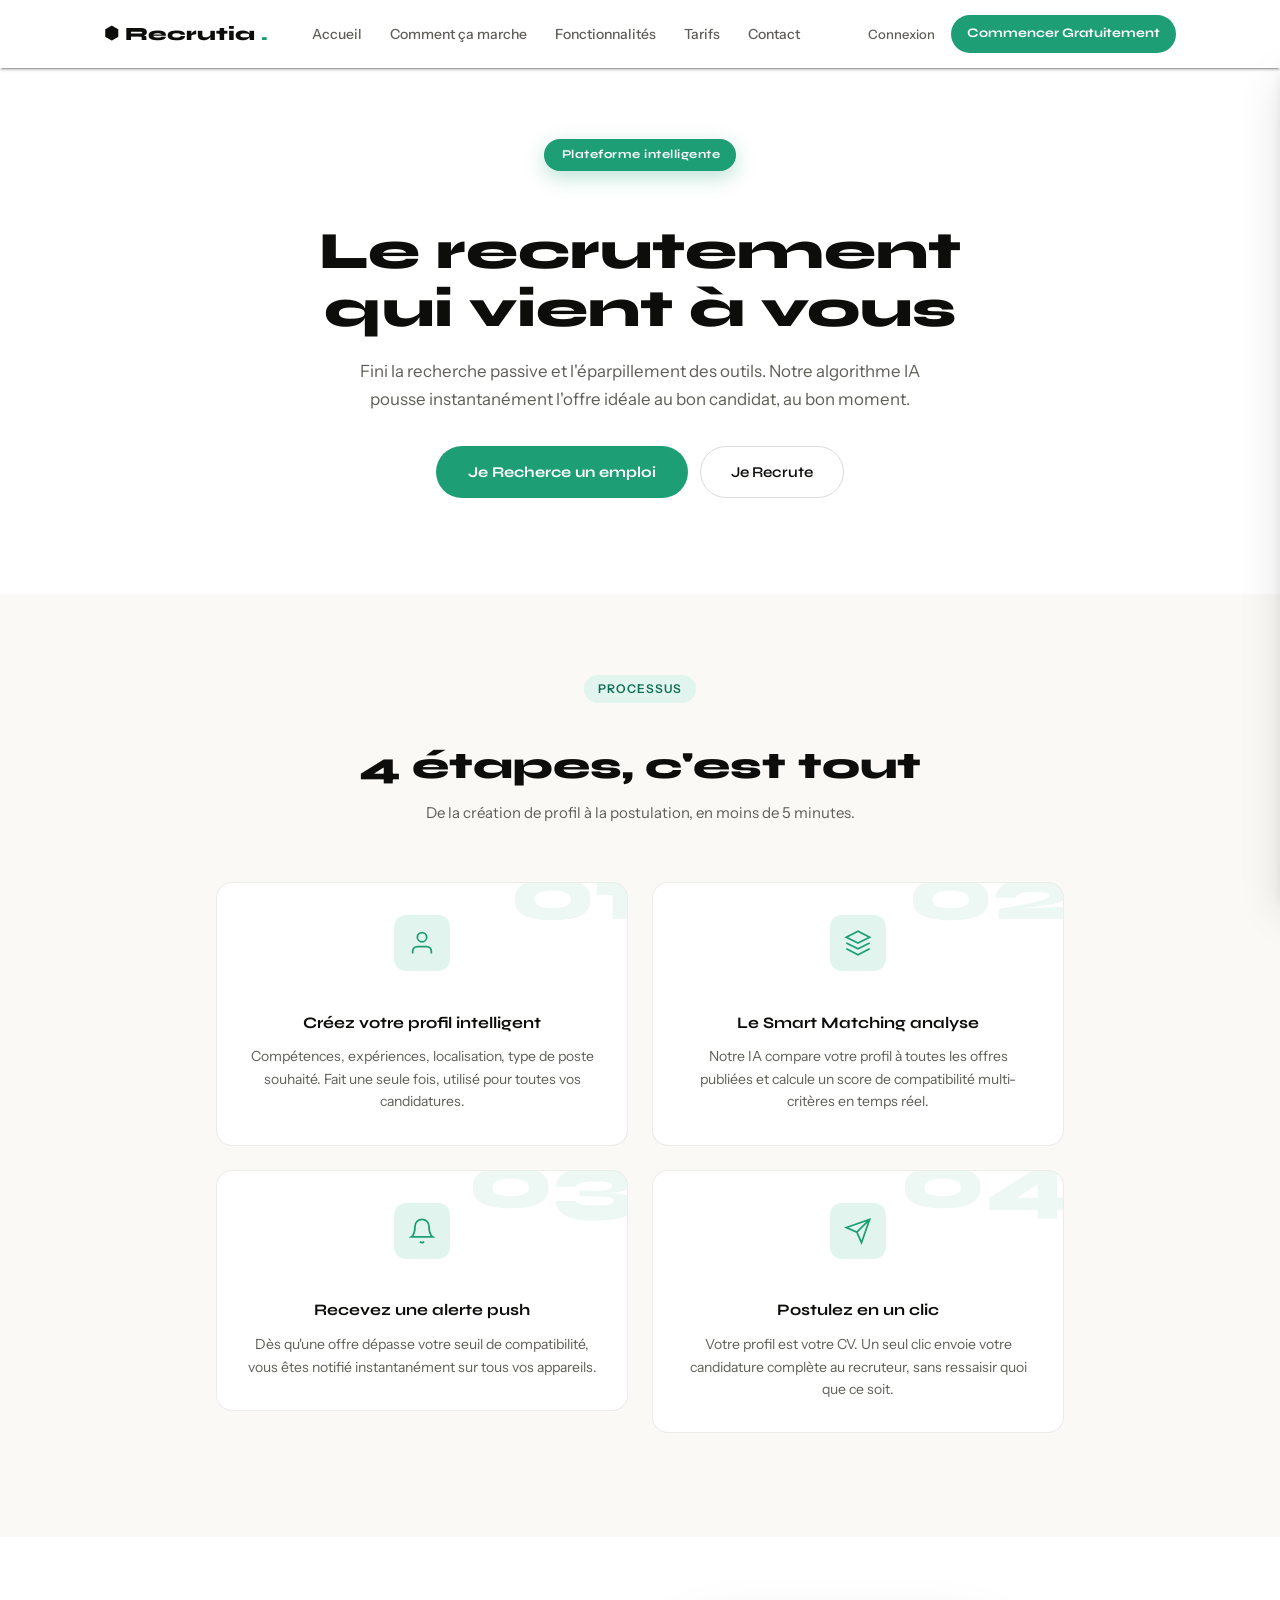
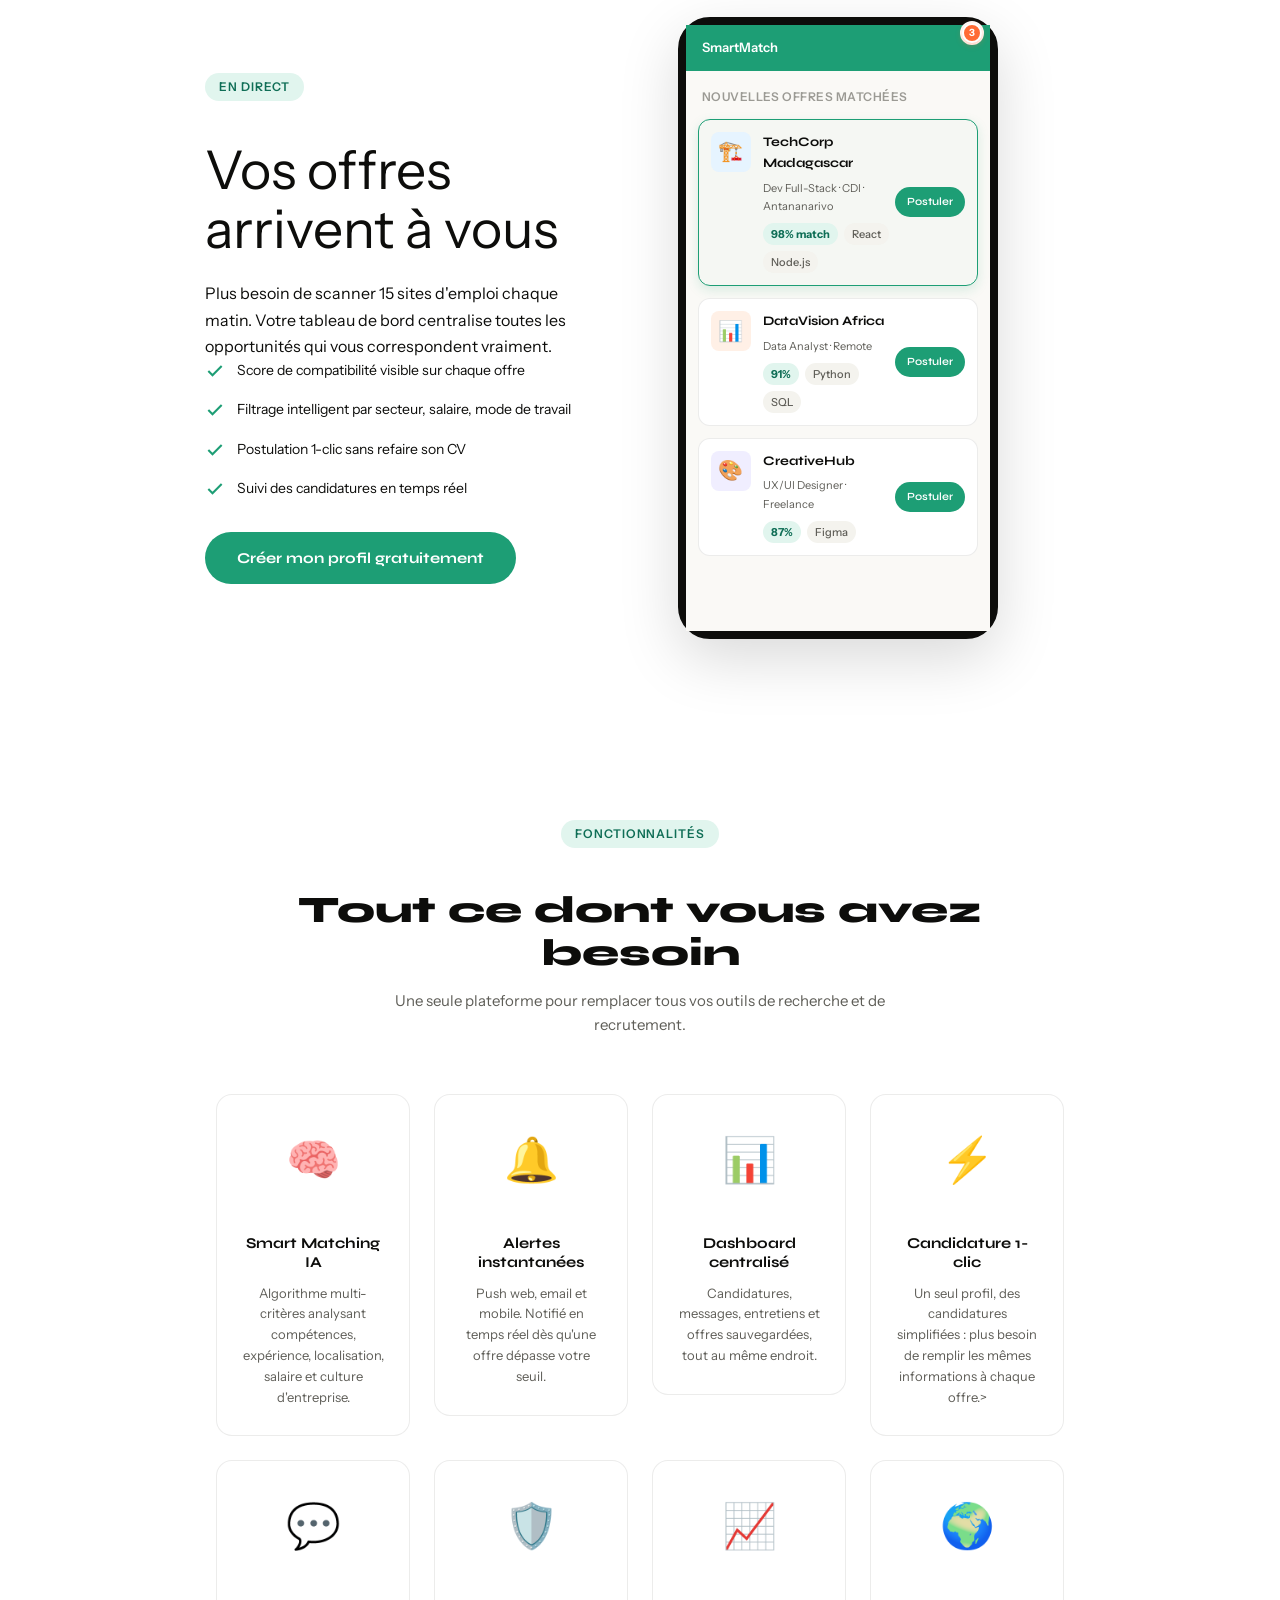
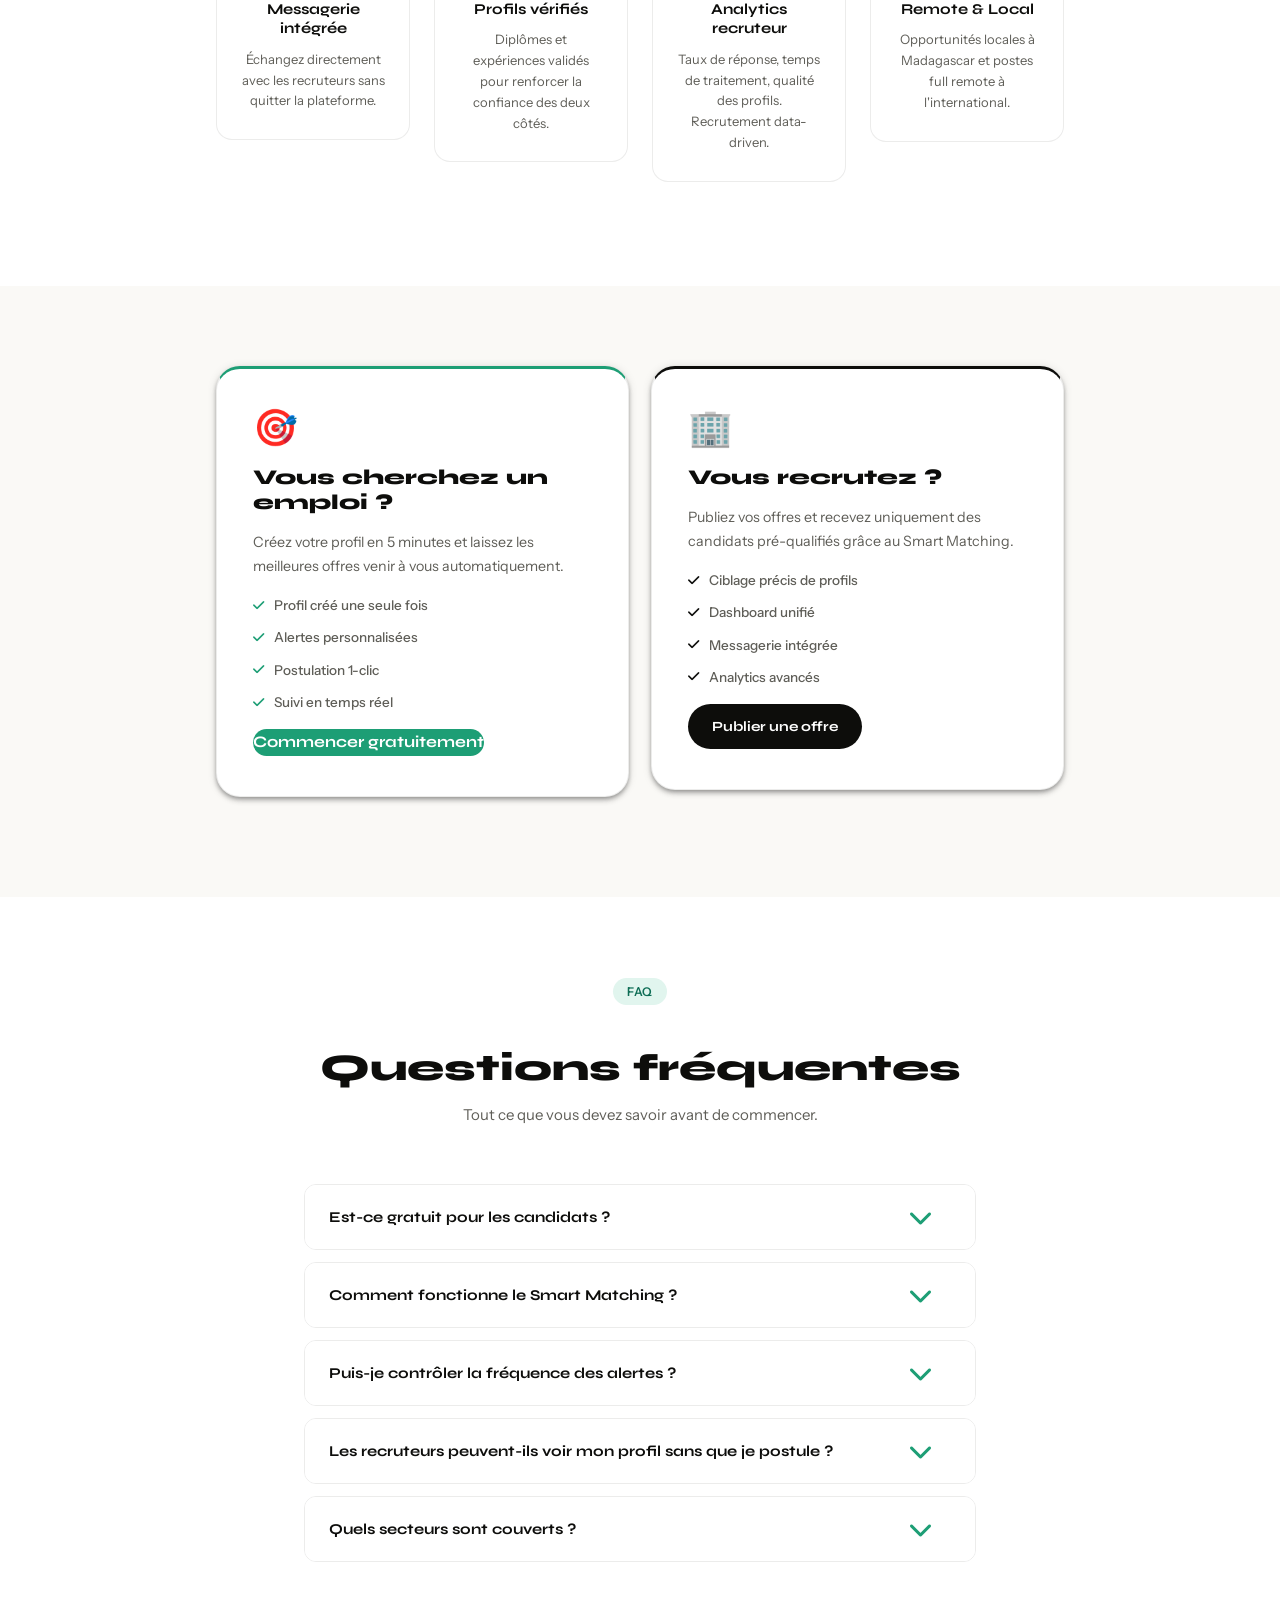
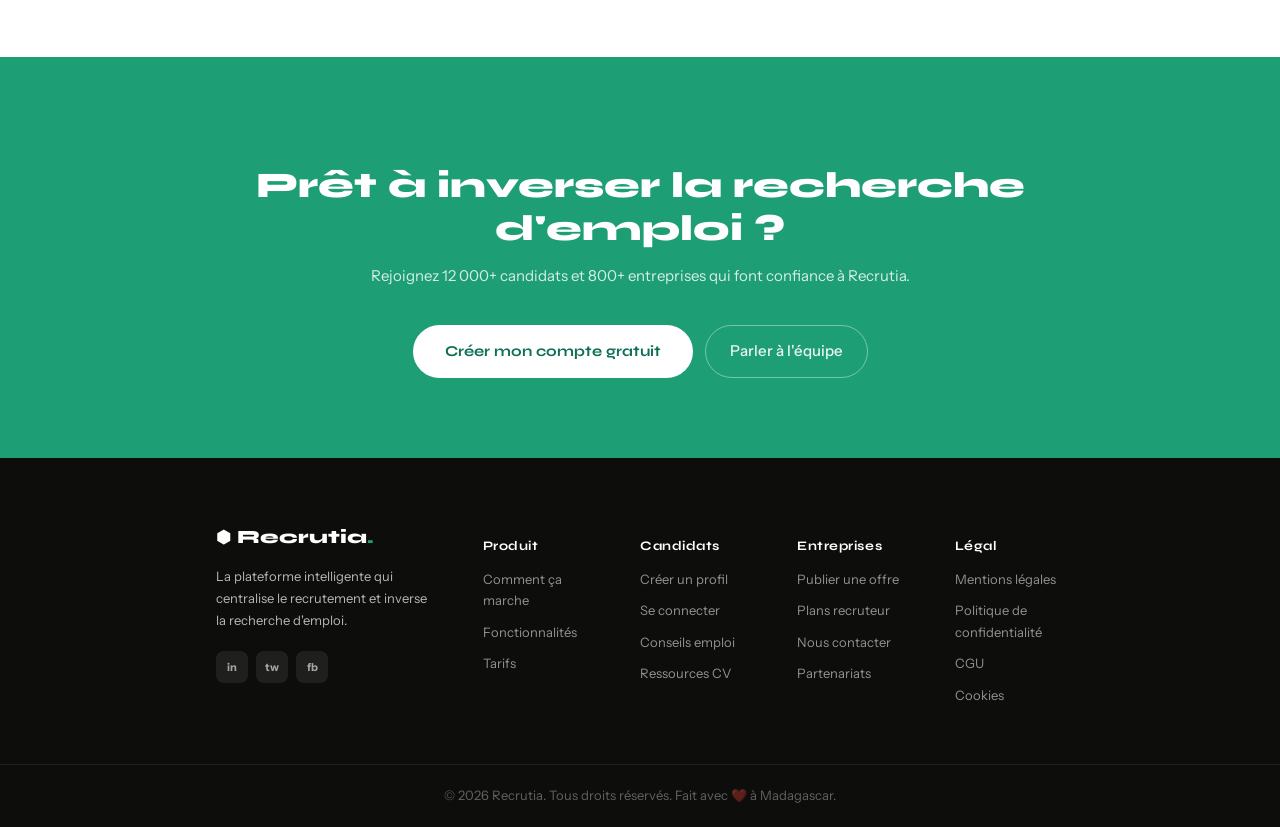
<file: frontend/pages/index.html>
<!DOCTYPE html>
<html lang="fr">

<head>
    <meta charset="UTF-8">
    <meta name="viewport" content="width=device-width, initial-scale=1.0">
    <title>Recrutia</title>

    <!-- Materialize CSS (gardé pour d'autres composants : formulaires, modals, etc.) -->
    <link rel="stylesheet" href="../materialize/css/materialize.min.css">

    <!-- FontAwesome -->
    <link rel="stylesheet" href="../fontawesome-free-6.5.1-web/css/all.min.css">

    <!-- Google Fonts (thème SmartMatch) -->
    <link rel="preconnect" href="https://fonts.googleapis.com">
    <link
        href="https://fonts.googleapis.com/css2?family=Syne:wght@700;800&family=Instrument+Sans:wght@400;500;600&display=swap"
        rel="stylesheet">

    <!-- CSS perso (thème SmartMatch) -->
    <link rel="stylesheet" href="../css/style.css">
</head>

<body>

    <!-- NAVBAR -->
    <nav class="navbar" id="navbar">
        <div class="nav-container">

            <!-- LOGO -->
            <a href="index.html" class="nav-logo">
                <span class="logo-icon">⬢</span>
                Recrutia<span class="logo-accent">.</span>
            </a>

            <!-- LIENS DESKTOP -->
            <ul class="nav-links">
                <li><a href="index.html">Accueil</a></li>
                <li><a href="#fonctionnement">Comment ça marche</a></li>
                <li><a href="#fonctionnalites">Fonctionnalités</a></li>
                <li><a href="tarif.html">Tarifs</a></li>
                <li><a href="contact.html">Contact</a></li>
            </ul>

            <!-- CTA DESKTOP -->
            <div class="nav-cta">
                <a href="login.html" class="btn-ghost">Connexion</a>
                <a href="inscription.html" class="btn-primary">Commencer Gratuitement</a>
            </div>

            <!-- HAMBURGER (MOBILE) -->
            <button class="nav-toggle" id="navToggle" aria-label="Ouvrir le menu" aria-expanded="false"
                aria-controls="navMobile">
                <span></span>
                <span></span>
                <span></span>
            </button>

        </div>

        <!-- MENU MOBILE -->
        <ul class="nav-mobile" id="navMobile">
            <li><a href="index.html">Accueil</a></li>
            <li><a href="#fonctionnement">Comment ça marche</a></li>
            <li><a href="#fonctionnalites">Fonctionnalités</a></li>
            <li><a href="tarif.html">Tarifs</a></li>
            <li><a href="contact.html">Contact</a></li>
            <li><a href="login.html" class="mobile-login">Connexion</a></li>
            <li><a href="inscription.html" class="btn-primary">Commencer Gratuitement</a></li>
        </ul>
    </nav>

    <!-- CONTENU -->
    <main class="page-wrapper">
        <section class="hero">
            <div class="container">

                <div class="hero-content">
                    <span class="badge-smart badge-solid">
                        <i class="fas fa-sparkles"></i>
                        Plateforme intelligente
                    </span>

                    <h1>Le recrutement
                        qui vient à vous</h1>

                    <p>Fini la recherche passive et l'éparpillement des outils. Notre algorithme IA pousse
                        instantanément l'offre idéale au bon candidat, au bon moment.
                    </p>

                    <div class="hero-cta">
                        <a href="inscription.html" class="btn-primary btn-lg">Je Recherce un emploi</a>
                        <a href="inscription.html" class="btn-secondary btn-lg">Je Recrute</a>
                    </div>
                </div>

            </div>
        </section>

        <!-- COMMENT ÇA MARCHE -->
        <section class="how-it-works" id="fonctionnement">
            <div class="container">
                <div class="section-header">
                    <span class="section-tag">Processus</span>
                    <h2>4 étapes, c'est tout</h2>
                    <p>De la création de profil à la postulation, en moins de 5 minutes.</p>
                </div>
                <div class="row">
                    <div class="col s12 m6 l6">
                        <div class="step-card" data-step="01">
                            <div class="step-icon-wrap">
                                <svg class="step-icon" viewBox="0 0 24 24" fill="none" stroke="currentColor"
                                    stroke-width="1.5">
                                    <path d="M20 21v-2a4 4 0 0 0-4-4H8a4 4 0 0 0-4 4v2" />
                                    <circle cx="12" cy="7" r="4" />
                                </svg>
                            </div>
                            <h3>Créez votre profil intelligent</h3>
                            <p>Compétences, expériences, localisation, type de poste souhaité. Fait une seule fois,
                                utilisé pour toutes vos candidatures.</p>
                        </div>
                    </div>
                    <div class="col s12 m6 l6">
                        <div class="step-card" data-step="02">
                            <div class="step-icon-wrap">
                                <svg class="step-icon" viewBox="0 0 24 24" fill="none" stroke="currentColor"
                                    stroke-width="1.5">
                                    <path d="M12 2L2 7l10 5 10-5-10-5zM2 17l10 5 10-5M2 12l10 5 10-5" />
                                </svg>
                            </div>
                            <h3>Le Smart Matching analyse</h3>
                            <p>Notre IA compare votre profil à toutes les offres publiées et calcule un score de
                                compatibilité multi-critères en temps réel.</p>
                        </div>
                    </div>
                    <div class="col s12 m6 l6">
                        <div class="step-card" data-step="03">
                            <div class="step-icon-wrap">
                                <svg class="step-icon" viewBox="0 0 24 24" fill="none" stroke="currentColor"
                                    stroke-width="1.5">
                                    <path d="M18 8A6 6 0 0 0 6 8c0 7-3 9-3 9h18s-3-2-3-9" />
                                    <path d="M13.73 21a2 2 0 0 1-3.46 0" />
                                </svg>
                            </div>
                            <h3>Recevez une alerte push</h3>
                            <p>Dès qu'une offre dépasse votre seuil de compatibilité, vous êtes notifié instantanément
                                sur tous vos appareils.</p>
                        </div>
                    </div>
                    <div class="col s12 m6 l6">
                        <div class="step-card" data-step="04">
                            <div class="step-icon-wrap">
                                <svg class="step-icon" viewBox="0 0 24 24" fill="none" stroke="currentColor"
                                    stroke-width="1.5">
                                    <path d="M22 2L11 13M22 2l-7 20-4-9-9-4 20-7z" />
                                </svg>
                            </div>
                            <h3>Postulez en un clic</h3>
                            <p>Votre profil est votre CV. Un seul clic envoie votre candidature complète au recruteur,
                                sans ressaisir quoi que ce soit.</p>
                        </div>
                    </div>
                </div>
            </div>
        </section>

        <!-- DEMO SECTION — Vos offres arrivent à vous -->
        <section class="demo-section">
            <div class="container">
                <div class="row">
                    <div class="col s12 m12 l6">
                        <span class="section-tag">En direct</span>
                        <h2>Vos offres arrivent à vous</h2>
                        <p>Plus besoin de scanner 15 sites d'emploi chaque matin. Votre tableau de bord centralise
                            toutes les opportunités qui vous correspondent vraiment.</p>
                        <ul class="demo-points">
                            <li>
                                <svg viewBox="0 0 24 24" fill="none" stroke="currentColor" stroke-width="2">
                                    <polyline points="20 6 9 17 4 12" />
                                </svg>
                                Score de compatibilité visible sur chaque offre
                            </li>
                            <li>
                                <svg viewBox="0 0 24 24" fill="none" stroke="currentColor" stroke-width="2">
                                    <polyline points="20 6 9 17 4 12" />
                                </svg>
                                Filtrage intelligent par secteur, salaire, mode de travail
                            </li>
                            <li>
                                <svg viewBox="0 0 24 24" fill="none" stroke="currentColor" stroke-width="2">
                                    <polyline points="20 6 9 17 4 12" />
                                </svg>
                                Postulation 1-clic sans refaire son CV
                            </li>
                            <li>
                                <svg viewBox="0 0 24 24" fill="none" stroke="currentColor" stroke-width="2">
                                    <polyline points="20 6 9 17 4 12" />
                                </svg>
                                Suivi des candidatures en temps réel
                            </li>
                        </ul>
                        <a href="inscription.html" class="btn-primary btn-lg">Créer mon profil gratuitement</a>
                    </div>
                    <div class="col s12 m12 l6">
                        <div class="demo-visual">
                            <div class="phone-mockup">
                                <div class="phone-header">
                                    <span>SmartMatch</span>
                                </div>
                                <span class="phone-notif-dot">3</span>
                                <div class="phone-body">
                                    <p class="phone-section-label">Nouvelles offres matchées</p>
                                    <div class="phone-card active-card">
                                        <div class="pc-left">
                                            <div class="pc-logo" style="background:#E6F4FF">🏗️</div>
                                            <div class="pc-info">
                                                <strong>TechCorp Madagascar</strong>
                                                <span>Dev Full-Stack · CDI · Antananarivo</span>
                                                <div class="pc-tags">
                                                    <span class="tag-match">98% match</span>
                                                    <span class="tag">React</span>
                                                    <span class="tag">Node.js</span>
                                                </div>
                                            </div>
                                        </div>
                                        <button class="pc-btn">Postuler</button>
                                    </div>
                                    <div class="phone-card">
                                        <div class="pc-left">
                                            <div class="pc-logo" style="background:#FFF0E6">📊</div>
                                            <div class="pc-info">
                                                <strong>DataVision Africa</strong>
                                                <span>Data Analyst · Remote</span>
                                                <div class="pc-tags">
                                                    <span class="tag-match">91%</span>
                                                    <span class="tag">Python</span>
                                                    <span class="tag">SQL</span>
                                                </div>
                                            </div>
                                        </div>
                                        <button class="pc-btn">Postuler</button>
                                    </div>
                                    <div class="phone-card">
                                        <div class="pc-left">
                                            <div class="pc-logo" style="background:#F0EEFF">🎨</div>
                                            <div class="pc-info">
                                                <strong>CreativeHub</strong>
                                                <span>UX/UI Designer · Freelance</span>
                                                <div class="pc-tags">
                                                    <span class="tag-match">87%</span>
                                                    <span class="tag">Figma</span>
                                                </div>
                                            </div>
                                        </div>
                                        <button class="pc-btn">Postuler</button>
                                    </div>
                                </div>
                            </div>
                        </div>
                    </div>
                </div>
            </div>
        </section>

        <!-- FONCTIONNALITÉS -->
        <section class="features" id="fonctionnalites">
            <div class="container">
                <div class="section-header">
                    <span class="section-tag">Fonctionnalités</span>
                    <h2>Tout ce dont vous avez besoin</h2>
                    <p>Une seule plateforme pour remplacer tous vos outils de recherche et de recrutement.</p>
                </div>
                <div class="row">
                    <div class="col s12 m6 l3">
                        <div class="feature-card">
                            <div class="feature-icon">🧠</div>
                            <h3>Smart Matching IA</h3>
                            <p>Algorithme multi-critères analysant compétences, expérience, localisation, salaire et
                                culture d'entreprise.</p>
                        </div>
                    </div>
                    <div class="col s12 m6 l3">
                        <div class="feature-card">
                            <div class="feature-icon">🔔</div>
                            <h3>Alertes instantanées</h3>
                            <p>Push web, email et mobile. Notifié en temps réel dès qu'une offre dépasse votre seuil.
                            </p>
                        </div>
                    </div>
                    <div class="col s12 m6 l3">
                        <div class="feature-card">
                            <div class="feature-icon">📊</div>
                            <h3>Dashboard centralisé</h3>
                            <p>Candidatures, messages, entretiens et offres sauvegardées, tout au même endroit.</p>
                        </div>
                    </div>
                    <div class="col s12 m6 l3">
                        <div class="feature-card">
                            <div class="feature-icon">⚡</div>
                            <h3>Candidature 1-clic</h3>
                            <p>Un seul profil, des candidatures simplifiées : plus besoin de remplir les mêmes
                                informations à chaque offre.>
                        </div>
                    </div>
                    <div class="col s12 m6 l3">
                        <div class="feature-card">
                            <div class="feature-icon">💬</div>
                            <h3>Messagerie intégrée</h3>
                            <p>Échangez directement avec les recruteurs sans quitter la plateforme.</p>
                        </div>
                    </div>
                    <div class="col s12 m6 l3">
                        <div class="feature-card">
                            <div class="feature-icon">🛡️</div>
                            <h3>Profils vérifiés</h3>
                            <p>Diplômes et expériences validés pour renforcer la confiance des deux côtés.</p>
                        </div>
                    </div>
                    <div class="col s12 m6 l3">
                        <div class="feature-card">
                            <div class="feature-icon">📈</div>
                            <h3>Analytics recruteur</h3>
                            <p>Taux de réponse, temps de traitement, qualité des profils. Recrutement data-driven.</p>
                        </div>
                    </div>
                    <div class="col s12 m6 l3">
                        <div class="feature-card">
                            <div class="feature-icon">🌍</div>
                            <h3>Remote & Local</h3>
                            <p>Opportunités locales à Madagascar et postes full remote à l'international.</p>
                        </div>
                    </div>
                </div>
            </div>
        </section>
        <!-- DUAL CTA -->
        <section class="dual-cta">
            <div class="container">
                <div class="row dual-cta-row">
                    <!-- Carte Candidat -->
                    <div class="col s12 m6">
                        <div class="cta-card cta-candidate z-depth-2">
                            <span class="cta-emoji">🎯</span>
                            <h3>Vous cherchez un emploi ?</h3>
                            <p>Créez votre profil en 5 minutes et laissez les meilleures offres venir à vous
                                automatiquement.</p>
                            <ul class="cta-list">
                                <li><i class="fas fa-check"></i> Profil créé une seule fois</li>
                                <li><i class="fas fa-check"></i> Alertes personnalisées</li>
                                <li><i class="fas fa-check"></i> Postulation 1-clic</li>
                                <li><i class="fas fa-check"></i> Suivi en temps réel</li>
                            </ul>
                            <a href="inscription.html" class="btn-primary">Commencer gratuitement</a>
                        </div>
                    </div>
                    <!-- Carte Recruteur -->
                    <div class="col s12 m6">
                        <div class="cta-card cta-recruiter z-depth-2">
                            <span class="cta-emoji">🏢</span>
                            <h3>Vous recrutez ?</h3>
                            <p>Publiez vos offres et recevez uniquement des candidats pré-qualifiés grâce au Smart
                                Matching.</p>
                            <ul class="cta-list">
                                <li><i class="fas fa-check"></i> Ciblage précis de profils</li>
                                <li><i class="fas fa-check"></i> Dashboard unifié</li>
                                <li><i class="fas fa-check"></i> Messagerie intégrée</li>
                                <li><i class="fas fa-check"></i> Analytics avancés</li>
                            </ul>
                            <a href="inscription.html?type=recruteur" class="btn-dark">Publier une offre</a>
                        </div>
                    </div>
                </div>
            </div>
        </section>
        <!-- FAQ -->
        <section class="faq">
            <div class="container faq-container">
                <div class="section-header">
                    <span class="section-tag">FAQ</span>
                    <h2>Questions fréquentes</h2>
                    <p>Tout ce que vous devez savoir avant de commencer.</p>
                </div>
                <ul class="collapsible faq-list" data-collapsible="accordion">
                    <li>
                        <div class="collapsible-header faq-q">
                            <span>Est-ce gratuit pour les candidats ?</span>
                            <i class="fas fa-chevron-down faq-arrow"></i>
                        </div>
                        <div class="collapsible-body faq-a">
                            <p>Oui, Recrutia est entièrement gratuit pour les candidats. Créez votre profil, recevez des
                                alertes et postulez sans jamais payer quoi que ce soit.</p>
                        </div>
                    </li>
                    <li>
                        <div class="collapsible-header faq-q">
                            <span>Comment fonctionne le Smart Matching ?</span>
                            <i class="fas fa-chevron-down faq-arrow"></i>
                        </div>
                        <div class="collapsible-body faq-a">
                            <p>Notre algorithme analyse votre profil (compétences, expérience, localisation, salaire
                                attendu, disponibilité) et le compare à chaque offre publiée. Un score de 0 à 100% est
                                calculé. Vous êtes notifié uniquement pour les offres au-dessus de votre seuil
                                configuré.</p>
                        </div>
                    </li>
                    <li>
                        <div class="collapsible-header faq-q">
                            <span>Puis-je contrôler la fréquence des alertes ?</span>
                            <i class="fas fa-chevron-down faq-arrow"></i>
                        </div>
                        <div class="collapsible-body faq-a">
                            <p>Absolument. Dans vos préférences, vous définissez votre seuil de matching minimum (ex :
                                n'alerter que pour les offres à +85%), la fréquence (temps réel, quotidien,
                                hebdomadaire) et les canaux (push, email, SMS).</p>
                        </div>
                    </li>
                    <li>
                        <div class="collapsible-header faq-q">
                            <span>Les recruteurs peuvent-ils voir mon profil sans que je postule ?</span>
                            <i class="fas fa-chevron-down faq-arrow"></i>
                        </div>
                        <div class="collapsible-body faq-a">
                            <p>Vous contrôlez la visibilité de votre profil. Vous pouvez le rendre invisible, visible
                                uniquement aux entreprises que vous choisissez, ou ouvert à tous les recruteurs de la
                                plateforme.</p>
                        </div>
                    </li>
                    <li>
                        <div class="collapsible-header faq-q">
                            <span>Quels secteurs sont couverts ?</span>
                            <i class="fas fa-chevron-down faq-arrow"></i>
                        </div>
                        <div class="collapsible-body faq-a">
                            <p>Tech, finance, marketing, design, santé, éducation, BTP, logistique... Tous les secteurs
                                sont représentés. Recrutia couvre Madagascar et les postes remote internationaux.</p>
                        </div>
                    </li>
                </ul>
            </div>
        </section>

        <!-- FOOTER CTA -->
        <section class="footer-cta">
            <div class="container">
                <h2>Prêt à inverser la recherche d'emploi ?</h2>
                <p>Rejoignez 12 000+ candidats et 800+ entreprises qui font confiance à Recrutia.</p>
                <div class="footer-cta-btns">
                    <a href="inscription.html" class="btn-primary btn-lg">Créer mon compte gratuit</a>
                    <a href="contact.html" class="btn-ghost btn-lg">Parler à l'équipe</a>
                </div>
            </div>
        </section>

        <!-- FOOTER -->
        <footer class="footer">
            <div class="container footer-grid">
                <div class="footer-brand">
                    <a href="index.html" class="nav-logo">
                        <span class="logo-icon">⬢</span>
                        Recrutia<span class="logo-accent">.</span>
                    </a>
                    <p>La plateforme intelligente qui centralise le recrutement et inverse la recherche d'emploi.</p>
                    <div class="social-links">
                        <a href="#" aria-label="LinkedIn">in</a>
                        <a href="#" aria-label="Twitter">tw</a>
                        <a href="#" aria-label="Facebook">fb</a>
                    </div>
                </div>
                <div class="footer-col">
                    <h4>Produit</h4>
                    <a href="#fonctionnement">Comment ça marche</a>
                    <a href="#fonctionnalites">Fonctionnalités</a>
                    <a href="pages/tarif.html">Tarifs</a>
                </div>
                <div class="footer-col">
                    <h4>Candidats</h4>
                    <a href="inscription.html">Créer un profil</a>
                    <a href="login.html">Se connecter</a>
                    <a href="#">Conseils emploi</a>
                    <a href="#">Ressources CV</a>
                </div>
                <div class="footer-col">
                    <h4>Entreprises</h4>
                    <a href="inscription.html?type=recruteur">Publier une offre</a>
                    <a href="tarif.html">Plans recruteur</a>
                    <a href="contact.html">Nous contacter</a>
                    <a href="#">Partenariats</a>
                </div>
                <div class="footer-col">
                    <h4>Légal</h4>
                    <a href="#">Mentions légales</a>
                    <a href="#">Politique de confidentialité</a>
                    <a href="#">CGU</a>
                    <a href="#">Cookies</a>
                </div>
            </div>
            <div class="footer-bottom">
                <p>© 2026 Recrutia. Tous droits réservés. Fait avec ❤️ à Madagascar.</p>
            </div>
        </footer>
    </main>
    <script src="https://code.jquery.com/jquery-3.7.1.min.js"></script>
    <script src="../materialize/js/materialize.min.js"></script>
    <script src="../js/index.js"></script>
</body>

</html>
</file>
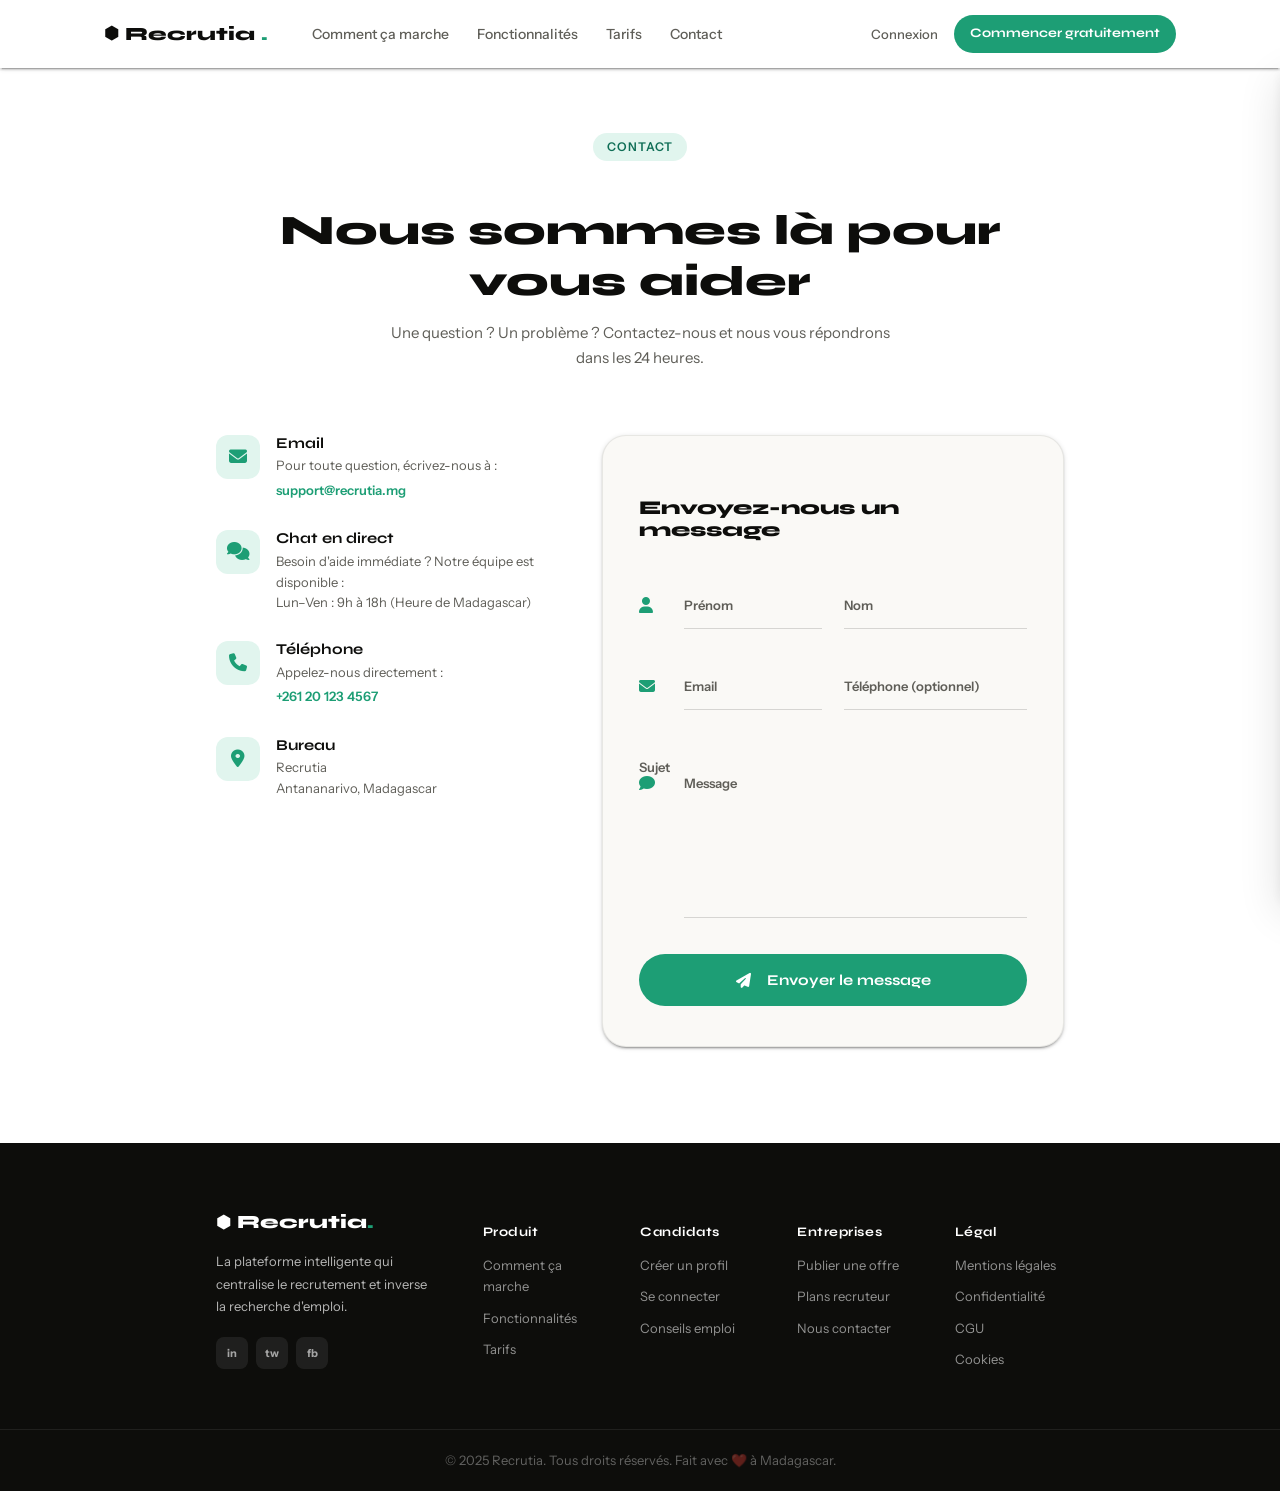
<file: frontend/pages/contact.html>
<!DOCTYPE html>
<html lang="fr">

<head>
    <meta charset="UTF-8">
    <meta name="viewport" content="width=device-width, initial-scale=1.0">
    <title>Contact — Recrutia</title>

    <!-- Materialize CSS -->
    <link rel="stylesheet" href="../materialize/css/materialize.min.css">

    <!-- FontAwesome -->
    <link rel="stylesheet" href="../fontawesome-free-6.5.1-web/css/all.min.css">

    <!-- Google Fonts -->
    <link rel="preconnect" href="https://fonts.googleapis.com">
    <link
        href="https://fonts.googleapis.com/css2?family=Syne:wght@700;800&family=Instrument+Sans:wght@400;500;600&display=swap"
        rel="stylesheet">

    <!-- CSS global Recrutia -->
    <link rel="stylesheet" href="../css/style.css">

    <!-- CSS page Contact -->
    <link rel="stylesheet" href="../css/contact.css">
</head>

<body>

    <!-- NAVBAR -->
    <nav class="navbar" id="navbar">
        <div class="nav-container">

            <a href="index.html" class="nav-logo">
                <span class="logo-icon">⬢</span>
                Recrutia<span class="logo-accent">.</span>
            </a>

            <ul class="nav-links">
                <li><a href="index.html#fonctionnement">Comment ça marche</a></li>
                <li><a href="index.html#fonctionnalites">Fonctionnalités</a></li>
                <li><a href="tarif.html">Tarifs</a></li>
                <li><a href="contact.html" class="active">Contact</a></li>
            </ul>

            <div class="nav-cta">
                <a href="login.html" class="btn-ghost">Connexion</a>
                <a href="inscription.html" class="btn-primary">Commencer gratuitement</a>
            </div>

            <button class="nav-toggle" id="navToggle" aria-label="Ouvrir le menu" aria-expanded="false"
                aria-controls="navMobile">
                <span></span><span></span><span></span>
            </button>
        </div>

        <ul class="nav-mobile" id="navMobile">
            <li><a href="index.html">Accueil</a></li>
            <li><a href="index.html#fonctionnement">Comment ça marche</a></li>
            <li><a href="index.html#fonctionnalites">Fonctionnalités</a></li>
            <li><a href="tarif.html">Tarifs</a></li>
            <li><a href="contact.html">Contact</a></li>
            <li><a href="login.html" class="mobile-login">Connexion</a></li>
            <li><a href="inscription.html" class="btn-primary">Commencer gratuitement</a></li>
        </ul>
    </nav>

    <!-- CONTACT SECTION -->
    <section class="contact-section">
        <div class="container">

            <!-- Header -->
            <div class="contact-header">
                <span class="section-tag">Contact</span>
                <h1>Nous sommes là pour vous aider</h1>
                <p>Une question ? Un problème ? Contactez-nous et nous vous répondrons dans les 24 heures.</p>
            </div>

            <!-- Grille info + formulaire -->
            <div class="contact-grid">

                <!-- Colonne info -->
                <div class="contact-info">

                    <div class="contact-item">
                        <div class="contact-icon">
                            <i class="fas fa-envelope" style="color: var(--brand);"></i>
                        </div>
                        <div class="contact-item-body">
                            <h4>Email</h4>
                            <p>Pour toute question, écrivez-nous à :</p>
                            <a href="mailto:support@recrutia.mg">support@recrutia.mg</a>
                        </div>
                    </div>

                    <div class="contact-item">
                        <div class="contact-icon">
                            <i class="fas fa-comments" style="color: var(--brand);"></i>
                        </div>
                        <div class="contact-item-body">
                            <h4>Chat en direct</h4>
                            <p>Besoin d'aide immédiate ? Notre équipe est disponible :</p>
                            <p>Lun–Ven : 9h à 18h (Heure de Madagascar)</p>
                        </div>
                    </div>

                    <div class="contact-item">
                        <div class="contact-icon">
                            <i class="fas fa-phone" style="color: var(--brand);"></i>
                        </div>
                        <div class="contact-item-body">
                            <h4>Téléphone</h4>
                            <p>Appelez-nous directement :</p>
                            <a href="tel:+261201234567">+261 20 123 4567</a>
                        </div>
                    </div>

                    <div class="contact-item">
                        <div class="contact-icon">
                            <i class="fas fa-map-marker-alt" style="color: var(--brand);"></i>
                        </div>
                        <div class="contact-item-body">
                            <h4>Bureau</h4>
                            <p>Recrutia<br>Antananarivo, Madagascar</p>
                        </div>
                    </div>

                </div>

                <!-- Colonne formulaire -->
                <div class="contact-form-card z-depth-1">
                    <h3>Envoyez-nous un message</h3>

                    <form id="contactForm">
                        <!-- Prénom + Nom -->
                        <div class="row" style="margin-bottom: 0;">
                            <div class="input-field col s12 m6">
                                <i class="fas fa-user prefix" style="font-size:16px; margin-top:14px;"></i>
                                <input id="firstName" type="text" name="firstName" required>
                                <label for="firstName" class="active">Prénom</label>
                            </div>
                            <div class="input-field col s12 m6">
                                <input id="lastName" type="text" name="lastName" required>
                                <label for="lastName">Nom</label>
                            </div>
                        </div>

                        <!-- Email + Téléphone -->
                        <div class="row" style="margin-bottom: 0;">
                            <div class="input-field col s12 m6">
                                <i class="fas fa-envelope prefix" style="font-size:16px; margin-top:14px;"></i>
                                <input id="email" type="email" name="email" required>
                                <label for="email" class="active">Email</label>
                            </div>
                            <div class="input-field col s12 m6">
                                <input id="phone" type="tel" name="phone">
                                <label for="phone">Téléphone (optionnel)</label>
                            </div>
                        </div>

                        <!-- Sujet -->
                        <div class="row" style="margin-bottom: 0;">
                            <div class="input-field col s12">
                                <select id="subject" name="subject" required>
                                    <option value="" disabled selected>Sélectionnez un sujet</option>
                                    <option value="support">Support technique</option>
                                    <option value="billing">Facturation</option>
                                    <option value="feature">Demande de fonctionnalité</option>
                                    <option value="partnership">Partenariat</option>
                                    <option value="other">Autre</option>
                                </select>
                                <label for="subject">Sujet</label>
                            </div>
                        </div>

                        <!-- Message -->
                        <div class="row" style="margin-bottom: 0;">
                            <div class="input-field col s12">
                                <i class="fas fa-comment prefix" style="font-size:16px; margin-top:14px;"></i>
                                <textarea id="message" name="message" class="materialize-textarea" required></textarea>
                                <label for="message" class="active">Message</label>
                            </div>
                        </div>

                        <a class="btn-primary btn-submit" id="submitBtn" onclick="handleContactSubmit(event)">
                            <i class="fas fa-paper-plane" style="margin-right: 8px;"></i>
                            Envoyer le message
                        </a>

                        <div class="contact-success" id="successMessage">
                            <i class="fas fa-check-circle" style="margin-right: 8px;"></i>
                            Merci ! Nous avons reçu votre message et vous répondrons bientôt.
                        </div>
                    </form>
                </div>

            </div>
        </div>
    </section>

    <!-- FOOTER -->
    <footer class="footer">
        <div class="container footer-grid">
            <div class="footer-brand">
                <a href="index.html" class="nav-logo">
                    <span class="logo-icon">⬢</span>
                    Recrutia<span class="logo-accent">.</span>
                </a>
                <p>La plateforme intelligente qui centralise le recrutement et inverse la recherche d'emploi.</p>
                <div class="social-links">
                    <a href="#" aria-label="LinkedIn">in</a>
                    <a href="#" aria-label="Twitter">tw</a>
                    <a href="#" aria-label="Facebook">fb</a>
                </div>
            </div>
            <div class="footer-col">
                <h4>Produit</h4>
                <a href="index.html#fonctionnement">Comment ça marche</a>
                <a href="index.html#fonctionnalites">Fonctionnalités</a>
                <a href="tarif.html">Tarifs</a>
            </div>
            <div class="footer-col">
                <h4>Candidats</h4>
                <a href="inscription.html">Créer un profil</a>
                <a href="login.html">Se connecter</a>
                <a href="#">Conseils emploi</a>
            </div>
            <div class="footer-col">
                <h4>Entreprises</h4>
                <a href="inscription.html?type=recruteur">Publier une offre</a>
                <a href="tarif.html">Plans recruteur</a>
                <a href="contact.html">Nous contacter</a>
            </div>
            <div class="footer-col">
                <h4>Légal</h4>
                <a href="#">Mentions légales</a>
                <a href="#">Confidentialité</a>
                <a href="#">CGU</a>
                <a href="#">Cookies</a>
            </div>
        </div>
        <div class="footer-bottom">
            <p>© 2025 Recrutia. Tous droits réservés. Fait avec ❤️ à Madagascar.</p>
        </div>
    </footer>

    <!-- Scripts -->
    <script src="https://code.jquery.com/jquery-3.7.1.min.js"></script>
    <script src="../materialize/js/materialize.min.js"></script>
    <script src="../js/contact.js"></script>

</body>

</html>
</file>
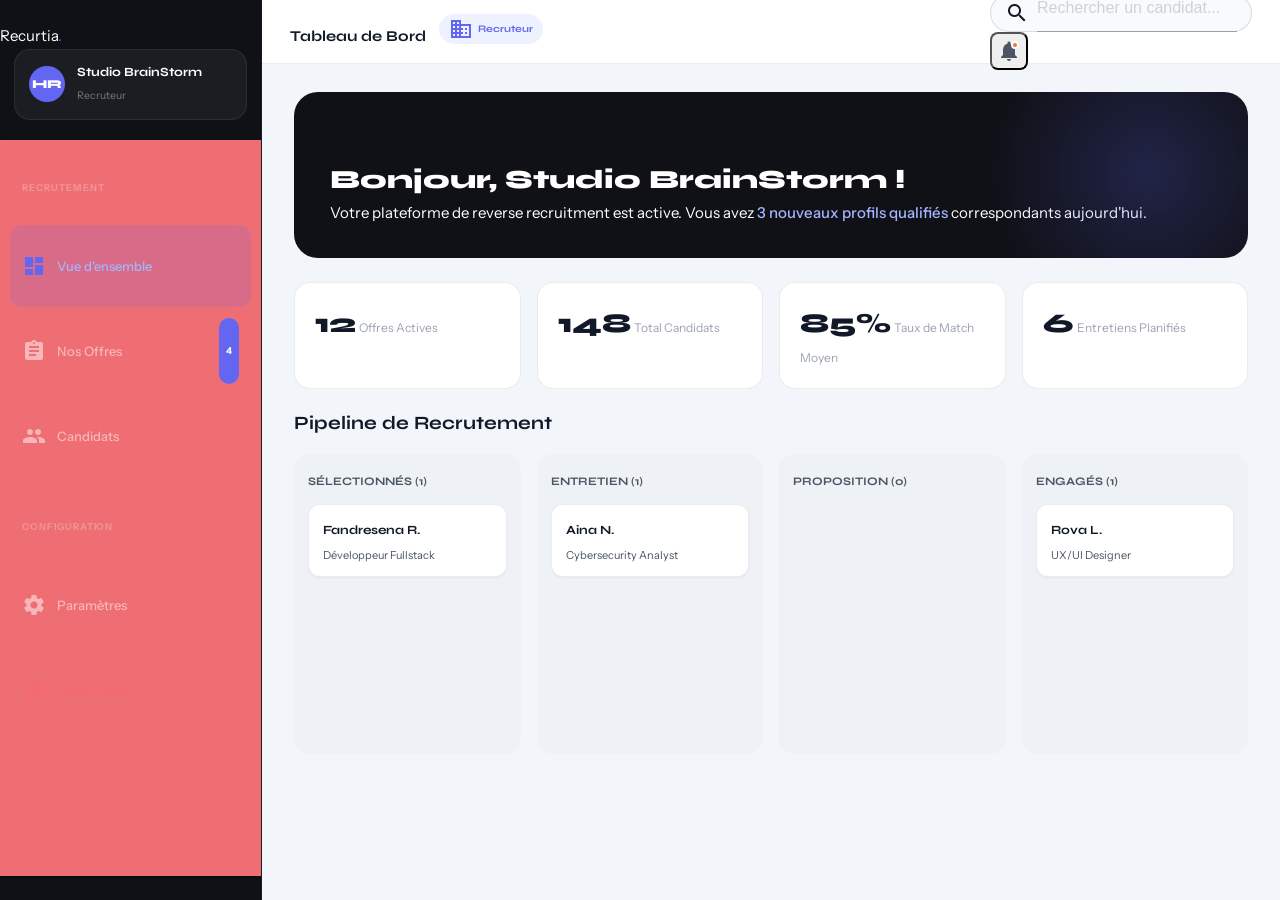
<file: frontend/pages/dashboard-recruteur.html>
<!DOCTYPE html>
<html lang="fr">

<head>
    <meta charset="UTF-8">
    <meta name="viewport" content="width=device-width, initial-scale=1.0">
    <title>Espace Recruteur — Recurtia</title>
    <link rel="preconnect" href="https://fonts.googleapis.com">
    <link
        href="https://fonts.googleapis.com/css2?family=Syne:wght@400;600;700;800&family=Instrument+Sans:wght@300;400;500&display=swap"
        rel="stylesheet">
    <link href="https://fonts.googleapis.com/icon?family=Material+Icons" rel="stylesheet">
    <link rel="stylesheet" href="https://cdnjs.cloudflare.com/ajax/libs/materialize/1.0.0/css/materialize.min.css">
    <style>
        /* ══════════════════════════════════════════
           RECURTIA — Dashboard Recruteur Propre
           ══════════════════════════════════════════ */

        :root {
            --recruiter: #6366F1;
            --recruiter-l: #EEF2FF;
            --dark: #0F1117;
            --dark-2: #1C1E27;
            --bg: #F2F5F9;
            --surface: #FFFFFF;
            --surface2: #F8FAFC;
            --light: #EEF2F7;
            --accent: #FF6B35;

            --text-primary: #111827;
            --text-secondary: #4B5563;
            --text-muted: #9CA3AF;

            --border: rgba(17, 24, 39, .08);
            --border-strong: rgba(17, 24, 39, .14);

            --shadow-xs: 0 1px 2px rgba(0, 0, 0, .05);
            --shadow-sm: 0 1px 3px rgba(0, 0, 0, .06), 0 1px 2px rgba(0, 0, 0, .04);
            --shadow-md: 0 4px 16px rgba(0, 0, 0, .08), 0 2px 6px rgba(0, 0, 0, .05);
            --shadow-lg: 0 12px 40px rgba(0, 0, 0, .10), 0 4px 12px rgba(0, 0, 0, .06);

            --radius-sm: 8px;
            --radius-md: 12px;
            --radius-lg: 16px;
            --radius-xl: 24px;
            --radius-full: 9999px;

            --font-display: 'Syne', sans-serif;
            --font-body: 'Instrument Sans', sans-serif;
            --transition: .22s cubic-bezier(.4, 0, .2, 1);
            --sidebar-w: 262px;
            --topbar-h: 64px;
        }

        /* ── RESET ── */
        *,
        *::before,
        *::after {
            box-sizing: border-box;
            margin: 0;
            padding: 0;
        }

        body {
            font-family: var(--font-body);
            font-size: 15px;
            line-height: 1.65;
            color: var(--text-primary);
            background: var(--bg);
            -webkit-font-smoothing: antialiased;
            overflow-x: hidden;
            padding-top: 0;
            /* Correction de la superposition */
        }

        a {
            text-decoration: none;
        }

        ul {
            list-style: none;
        }

        /* ── SIDEBAR ── */
        .db-sidebar {
            position: fixed;
            top: 0 !important;
            left: 0;
            bottom: 0;
            width: var(--sidebar-w);
            background: var(--dark);
            display: flex;
            flex-direction: column;
            z-index: 1000;
            border-right: 1px solid rgba(255, 255, 255, .04);
            height: 100vh;
        }

        .db-sidebar-inner {
            display: flex;
            flex-direction: column;
            height: 100%;
            overflow-y: auto;
            padding: 24px 0;
        }

        .db-logo {
            padding: 0 24px;
            margin-bottom: 20px;
            font-family: var(--font-display);
            font-size: 1.25rem;
            font-weight: 800;
            color: var(--surface);
            display: flex;
            align-items: center;
            gap: 8px;
        }

        .db-logo-dot {
            color: var(--recruiter);
        }

        .db-logo-badge {
            font-size: 9px;
            font-weight: 700;
            padding: 2px 7px;
            border-radius: var(--radius-full);
            border: 1px solid rgba(99, 102, 241, .4);
            color: #A5B4FC;
            letter-spacing: .06em;
        }

        .db-user-card {
            display: flex;
            align-items: center;
            gap: 12px;
            margin: 0 14px 20px;
            padding: 12px 14px;
            background: rgba(255, 255, 255, .05);
            border: 1px solid rgba(255, 255, 255, .08);
            border-radius: var(--radius-lg);
        }

        .db-user-avatar {
            width: 36px;
            height: 36px;
            border-radius: 50%;
            background: var(--recruiter);
            color: var(--surface);
            font-family: var(--font-display);
            font-size: 12px;
            font-weight: 800;
            display: flex;
            align-items: center;
            justify-content: center;
        }

        .db-user-name {
            display: block;
            font-family: var(--font-display);
            font-size: 12.5px;
            font-weight: 700;
            color: var(--surface);
        }

        .db-user-role {
            font-size: 10.5px;
            color: rgba(255, 255, 255, .4);
        }

        .db-nav {
            flex: 1;
            padding: 0 10px;
        }

        .db-nav-section-label {
            display: block;
            font-size: 9.5px;
            font-weight: 700;
            letter-spacing: .1em;
            text-transform: uppercase;
            color: rgba(255, 255, 255, .25);
            padding: 16px 12px 5px;
        }

        .db-nav-link {
            display: flex;
            align-items: center;
            gap: 11px;
            padding: 9px 12px;
            border-radius: var(--radius-md);
            font-size: 13px;
            font-weight: 500;
            color: rgba(255, 255, 255, .5);
            transition: all var(--transition);
            margin-bottom: 2px;
        }

        .db-nav-link:hover {
            background: rgba(255, 255, 255, .07);
            color: var(--surface);
        }

        .db-nav-link.active {
            background: rgba(99, 102, 241, .16);
            color: #A5B4FC;
        }

        .db-nav-link.active .material-icons {
            color: var(--recruiter);
        }

        .db-nav-link--logout {
            color: rgba(255, 100, 100, .5);
        }

        .db-nav-link--logout:hover {
            background: rgba(255, 100, 100, .08);
            color: rgba(255, 100, 100, .8);
        }

        .db-nav-badge {
            margin-left: auto;
            background: var(--recruiter);
            color: var(--surface);
            font-size: 9.5px;
            font-weight: 700;
            padding: 1px 7px;
            border-radius: var(--radius-full);
        }

        /* ── MAIN AREA ── */
        .db-main {
            margin-left: var(--sidebar-w);
            min-height: 100vh;
            display: flex;
            flex-direction: column;
        }

        .db-topbar {
            position: sticky;
            top: 0;
            z-index: 900;
            height: var(--topbar-h);
            background: rgba(255, 255, 255, .96);
            backdrop-filter: blur(20px);
            border-bottom: 1px solid var(--border);
            display: flex;
            align-items: center;
            justify-content: space-between;
            padding: 0 28px;
        }

        .db-breadcrumb {
            font-family: var(--font-display);
            font-size: 15px;
            font-weight: 700;
            color: var(--text-primary);
        }

        .db-mode-indicator {
            display: inline-flex;
            align-items: center;
            gap: 5px;
            padding: 3px 10px;
            border-radius: var(--radius-full);
            font-family: var(--font-display);
            font-size: 10px;
            font-weight: 700;
            background: var(--recruiter-l);
            color: var(--recruiter);
            margin-left: 10px;
        }

        .db-search-bar {
            display: flex;
            align-items: center;
            gap: 8px;
            background: var(--surface2);
            border: 1.5px solid var(--border-strong);
            border-radius: var(--radius-full);
            padding: 0 14px;
            height: 38px;
        }

        .db-search-bar input {
            border: none;
            background: transparent;
            outline: none;
            font-size: 13px;
        }

        .db-icon-btn {
            width: 38px;
            height: 38px;
            display: flex;
            align-items: center;
            justify-content: center;
            border-radius: var(--radius-sm);
            color: var(--text-secondary);
            position: relative;
        }

        .db-notif-dot {
            position: absolute;
            top: 7px;
            right: 7px;
            width: 8px;
            height: 8px;
            border-radius: 50%;
            background: var(--accent);
            border: 2px solid var(--surface);
        }

        .db-content {
            flex: 1;
            padding: 28px 32px;
            width: 100%;
            max-width: 1400px;
            margin: 0 auto;
        }

        /* ── WELCOME BANNER ── */
        .db-welcome {
            background: var(--dark);
            border-radius: var(--radius-xl);
            padding: 32px 36px;
            margin-bottom: 24px;
            color: var(--surface);
            position: relative;
            overflow: hidden;
        }

        .db-welcome::before {
            content: '';
            position: absolute;
            width: 320px;
            height: 320px;
            border-radius: 50%;
            background: radial-gradient(circle, rgba(99, 102, 241, .22) 0%, transparent 70%);
            top: -80px;
            right: -60px;
        }

        .db-welcome h1 {
            font-family: var(--font-display);
            font-size: 1.75rem;
            font-weight: 800;
            margin-bottom: 6px;
        }

        .db-welcome p strong {
            color: #A5B4FC;
        }

        /* ── KPI CARDS ── */
        .db-kpi-row {
            display: grid;
            grid-template-columns: repeat(4, 1fr);
            gap: 16px;
            margin-bottom: 24px;
        }

        .db-kpi-card {
            background: var(--surface);
            border: 1px solid var(--border);
            border-radius: var(--radius-lg);
            padding: 18px 20px;
        }

        .db-kpi-num {
            font-family: var(--font-display);
            font-size: 1.8rem;
            font-weight: 800;
        }

        .db-kpi-lbl {
            font-size: 12px;
            color: var(--text-muted);
        }

        /* ── KANBAN PIPELINE ── */
        .db-kanban {
            display: grid;
            grid-template-columns: repeat(4, 1fr);
            gap: 16px;
            margin-top: 20px;
        }

        .db-kanban-col {
            background: var(--light);
            border-radius: var(--radius-lg);
            padding: 14px;
            min-height: 300px;
        }

        .db-kanban-col-title {
            font-family: var(--font-display);
            font-size: 11.5px;
            font-weight: 700;
            text-transform: uppercase;
            color: var(--text-secondary);
        }

        .db-kanban-cards {
            display: flex;
            flex-direction: column;
            gap: 8px;
            margin-top: 12px;
        }

        .db-kanban-card {
            background: var(--surface);
            border: 1px solid var(--border);
            border-radius: var(--radius-md);
            padding: 12px 14px;
            box-shadow: var(--shadow-xs);
        }

        .db-kanban-card-title {
            font-family: var(--font-display);
            font-size: 12.5px;
            font-weight: 700;
        }

        a {
            text-decoration: none;
            color: white;
        }

        a:hover {
            text-decoration: none;
        }

        .db-logo a {
            text-decoration: none;
            color: white;
            /* ou la couleur de ton design */
            display: flex;
            align-items: center;
            gap: 4px;
        }
    </style>
</head>

<body>

    <div class="db-sidebar">
        <div class="db-sidebar-inner">
            <a href="index.html">
                <span>Recurtia</span><span class="db-logo-dot">.</span>
            </a>

            <div class="db-user-card">
                <div class="db-user-avatar">HR</div>
                <div class="db-user-info">
                    <span class="db-user-name">Studio BrainStorm</span>
                    <span class="db-user-role">Recruteur</span>
                </div>
            </div>

            <nav class="db-nav">
                <span class="db-nav-section-label">Recrutement</span>
                <a href="#" class="db-nav-link active">
                    <i class="material-icons">dashboard</i>
                    <span>Vue d'ensemble</span>
                </a>
                <a href="#" class="db-nav-link">
                    <i class="material-icons">assignment</i>
                    <span>Nos Offres</span>
                    <span class="db-nav-badge">4</span>
                </a>
                <a href="#" class="db-nav-link">
                    <i class="material-icons">people</i>
                    <span>Candidats</span>
                </a>

                <span class="db-nav-section-label">Configuration</span>
                <a href="#" class="db-nav-link">
                    <i class="material-icons">settings</i>
                    <span>Paramètres</span>
                </a>
                <a href="#" class="db-nav-link db-nav-link--logout">
                    <i class="material-icons">exit_to_app</i>
                    <span>Déconnexion</span>
                </a>
            </nav>
        </div>
    </div>

    <div class="db-main">
        <div class="db-topbar">
            <div class="db-topbar-left">
                <span class="db-breadcrumb">Tableau de Bord</span>
                <span class="db-mode-indicator"><i class="material-icons">business</i>Recruteur</span>
            </div>
            <div class="db-topbar-right">
                <div class="db-search-bar">
                    <i class="material-icons">search</i>
                    <input type="text" placeholder="Rechercher un candidat...">
                </div>
                <button class="db-icon-btn">
                    <i class="material-icons">notifications</i>
                    <div class="db-notif-dot"></div>
                </button>
            </div>
        </div>

        <div class="db-content">
            <div class="db-welcome">
                <h1>Bonjour, Studio BrainStorm !</h1>
                <p>Votre plateforme de reverse recruitment est active. Vous avez <strong>3 nouveaux profils
                        qualifiés</strong> correspondants aujourd'hui.</p>
            </div>

            <div class="db-kpi-row">
                <div class="db-kpi-card">
                    <span class="db-kpi-num">12</span>
                    <span class="db-kpi-lbl">Offres Actives</span>
                </div>
                <div class="db-kpi-card">
                    <span class="db-kpi-num">148</span>
                    <span class="db-kpi-lbl">Total Candidats</span>
                </div>
                <div class="db-kpi-card">
                    <span class="db-kpi-num">85%</span>
                    <span class="db-kpi-lbl">Taux de Match Moyen</span>
                </div>
                <div class="db-kpi-card">
                    <span class="db-kpi-num">6</span>
                    <span class="db-kpi-lbl">Entretiens Planifiés</span>
                </div>
            </div>

            <h3 style="font-family: var(--font-display); font-size: 1.25rem; font-weight: 700; margin-top: 20px;">
                Pipeline de Recrutement</h3>
            <div class="db-kanban" id="candKanban">
            </div>
        </div>
    </div>

    <script>
        const PIPELINE_DATA = {
            "Sélectionnés": [{ name: "Fandresena R.", role: "Développeur Fullstack" }],
            "Entretien": [{ name: "Aina N.", role: "Cybersecurity Analyst" }],
            "Proposition": [],
            "Engagés": [{ name: "Rova L.", role: "UX/UI Designer" }]
        };

        const kb = document.getElementById('candKanban');
        if (kb) {
            kb.innerHTML = Object.keys(PIPELINE_DATA).map(key => {
                const list = PIPELINE_DATA[key];
                return `<div class="db-kanban-col">
                    <div class="db-kanban-col-header"><span class="db-kanban-col-title">${key} (${list.length})</span></div>
                    <div class="db-kanban-cards">${list.map(c => `
                        <div class="db-kanban-card">
                            <span class="db-kanban-card-title">${c.name}</span>
                            <p style="font-size:11px; color:#4B5563; margin-top:4px;">${c.role}</p>
                        </div>`).join('')}
                    </div>
                </div>`;
            }).join('');
        }
    </script>
</body>

</html>
</file>
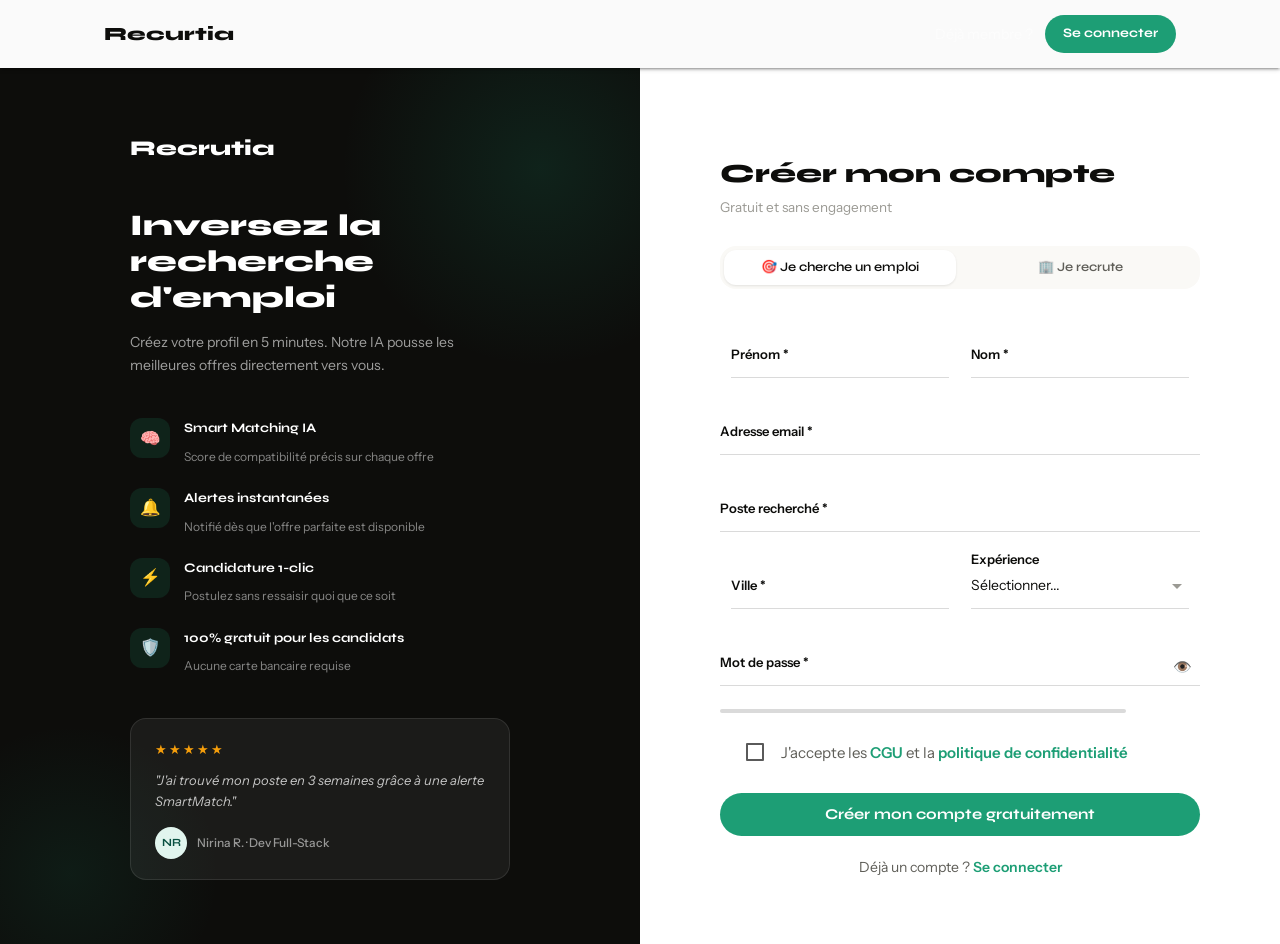
<file: frontend/pages/inscription.html>
<!DOCTYPE html>
<html lang="fr">

<head>
    <meta charset="UTF-8">
    <meta name="viewport" content="width=device-width, initial-scale=1.0">
    <title>Inscription — Recrutia</title>

    <!-- Google Fonts -->
    <link rel="preconnect" href="https://fonts.googleapis.com">
    <link
        href="https://fonts.googleapis.com/css2?family=Syne:wght@400;600;700;800&family=Instrument+Sans:wght@300;400;500&display=swap"
        rel="stylesheet">

    <!-- Materialize CSS CDN -->
    <link rel="stylesheet" href="https://cdnjs.cloudflare.com/ajax/libs/materialize/1.0.0/css/materialize.min.css">

    <style>
        /* ============================
   SMARTMATCH — Auth Styles 
   ============================ */

        :root {
            --brand: #1D9E75;
            --brand-dark: #0F6E56;
            --brand-darker: #085041;
            --brand-light: #E1F5EE;
            --brand-mid: #5DCAA5;
            --accent: #FF6B35;

            --dark: #0D0D0B;
            --dark-2: #1A1A17;
            --light: #F4F3EE;
            --lighter: #FAF9F6;
            --white: #FFFFFF;

            --text-primary: #0D0D0B;
            --text-secondary: #5F5E58;
            --text-muted: #9B9A94;

            --border: rgba(13, 13, 11, 0.08);
            --border-strong: rgba(13, 13, 11, 0.15);

            --shadow-sm: 0 1px 3px rgba(0, 0, 0, .06), 0 1px 2px rgba(0, 0, 0, .04);
            --shadow-md: 0 4px 16px rgba(0, 0, 0, .08), 0 2px 6px rgba(0, 0, 0, .05);

            --radius-sm: 8px;
            --radius-md: 12px;
            --radius-lg: 16px;
            --radius-xl: 24px;
            --radius-full: 9999px;

            --font-display: 'Syne', sans-serif;
            --font-body: 'Instrument Sans', sans-serif;

            --nav-h: 68px;
            --transition: 0.22s cubic-bezier(0.4, 0, 0.2, 1);
        }

        *,
        *::before,
        *::after {
            box-sizing: border-box;
            margin: 0;
            padding: 0;
        }

        html {
            scroll-behavior: smooth;
        }

        body {
            font-family: var(--font-body);
            font-size: 16px;
            line-height: 1.65;
            color: var(--text-primary);
            background: var(--white);
            -webkit-font-smoothing: antialiased;
            overflow-x: hidden;
        }

        /* ── NAVBAR ── */
        .sm-navbar {
            position: fixed;
            top: 0;
            left: 0;
            right: 0;
            z-index: 1000;
            height: var(--nav-h);
            background: rgba(250, 250, 250, 0.92);
            backdrop-filter: blur(16px);
            border-bottom: 1px solid transparent;
            transition: border-color var(--transition), box-shadow var(--transition);
        }

        .sm-navbar.scrolled {
            border-bottom-color: rgba(255, 255, 255, .08);
            box-shadow: var(--shadow-sm);
        }

        .sm-nav-container {
            max-width: 1120px;
            margin: 0 auto;
            padding: 0 24px;
            height: 100%;
            display: flex;
            align-items: center;
            justify-content: space-between;
        }

        .sm-nav-logo {
            font-family: var(--font-display);
            font-size: 1.25rem;
            font-weight: 800;
            color: var(--dark);
            text-decoration: none;
        }

        .sm-nav-cta {
            display: flex;
            align-items: center;
            gap: 12px;
        }

        .nav-hint {
            font-size: 14px;
            color: rgba(255, 255, 255, .5);
        }

        /* ── BUTTONS ── */
        .sm-btn-primary {
            display: inline-flex;
            align-items: center;
            gap: 8px;
            background: var(--brand);
            color: var(--white) !important;
            font-family: var(--font-display);
            font-weight: 700;
            font-size: 14px;
            padding: 10px 20px;
            border-radius: var(--radius-full);
            border: none;
            cursor: pointer;
            text-decoration: none !important;
            transition: background var(--transition), transform var(--transition), box-shadow var(--transition);
            white-space: nowrap;
            line-height: 1;
        }

        .sm-btn-primary:hover {
            background: var(--brand-dark);
            transform: translateY(-1px);
            box-shadow: 0 6px 20px rgba(29, 158, 117, .35);
            color: var(--white) !important;
        }

        .sm-nav-cta .sm-btn-primary {
            height: 38px;
            padding: 0 18px;
            font-size: 13px;
        }

        .btn-submit {
            width: 100%;
            justify-content: center;
            font-size: 15px;
            padding: 14px 32px;
            height: auto;
            line-height: 1 !important;
            border-radius: var(--radius-full) !important;
            background-color: var(--brand) !important;
            margin-top: 8px;
            border: none;
            cursor: pointer;
        }

        .btn-submit:hover {
            background-color: var(--brand-dark) !important;
            box-shadow: 0 6px 20px rgba(29, 158, 117, .35) !important;
        }

        .btn-submit:disabled {
            opacity: .6;
            cursor: not-allowed;
            transform: none !important;
        }

        /* ── AUTH LAYOUT ── */
        .auth-page {
            min-height: 100vh;
            padding-top: var(--nav-h);
        }

        .auth-split {
            display: grid;
            grid-template-columns: 1fr 1fr;
            min-height: calc(100vh - var(--nav-h));
        }

        /* LEFT PANEL — thème sombre comme login.css */
        .auth-left {
            background: var(--dark);
            display: flex;
            align-items: center;
            justify-content: center;
            padding: 64px 48px;
            position: relative;
            overflow: hidden;
        }

        .auth-left::before,
        .auth-left::after {
            content: '';
            position: absolute;
            border-radius: 50%;
            pointer-events: none;
        }

        .auth-left::before {
            width: 400px;
            height: 400px;
            background: radial-gradient(circle, rgba(29, 158, 117, 0.15) 0%, transparent 70%);
            top: -100px;
            right: -100px;
        }

        .auth-left::after {
            width: 300px;
            height: 300px;
            background: radial-gradient(circle, rgba(29, 158, 117, 0.10) 0%, transparent 70%);
            bottom: -80px;
            left: -80px;
        }

        .auth-left-content {
            position: relative;
            z-index: 1;
            max-width: 380px;
        }

        .auth-brand {
            font-family: var(--font-display);
            font-size: 1.4rem;
            font-weight: 800;
            color: var(--white);
            margin-bottom: 40px;
            display: flex;
            align-items: center;
            gap: 8px;
        }

        .auth-left-content h2 {
            font-family: var(--font-display);
            font-size: clamp(1.6rem, 2.5vw, 2rem);
            font-weight: 800;
            color: var(--white);
            line-height: 1.2;
            margin-bottom: 16px;
        }

        .auth-left-content>p {
            font-size: 14px;
            color: rgba(255, 255, 255, .6);
            line-height: 1.7;
            margin-bottom: 40px;
        }

        /* Benefits */
        .auth-benefits {
            display: flex;
            flex-direction: column;
            gap: 20px;
            margin-bottom: 40px;
        }

        .benefit-item {
            display: flex;
            gap: 14px;
            align-items: flex-start;
        }

        .benefit-icon {
            width: 40px;
            height: 40px;
            background: rgba(29, 158, 117, 0.15);
            border-radius: var(--radius-md);
            display: flex;
            align-items: center;
            justify-content: center;
            font-size: 1.1rem;
            flex-shrink: 0;
        }

        .benefit-item strong {
            display: block;
            font-family: var(--font-display);
            font-size: 13px;
            font-weight: 700;
            color: var(--white);
            margin-bottom: 2px;
        }

        .benefit-item span {
            font-size: 12px;
            color: rgba(255, 255, 255, .5);
            line-height: 1.5;
        }

        /* Testimonial */
        .auth-testimonial {
            background: rgba(255, 255, 255, .06);
            border: 1px solid rgba(255, 255, 255, .1);
            border-radius: var(--radius-lg);
            padding: 20px 24px;
        }

        .at-stars {
            color: #F59E0B;
            font-size: 13px;
            letter-spacing: 2px;
            margin-bottom: 10px;
        }

        .auth-testimonial p {
            font-size: 13px;
            color: rgba(255, 255, 255, .75);
            line-height: 1.65;
            font-style: italic;
            margin-bottom: 14px;
        }

        .at-author {
            display: flex;
            align-items: center;
            gap: 10px;
        }

        .at-avatar {
            width: 32px;
            height: 32px;
            border-radius: 50%;
            background: var(--brand-light);
            color: var(--brand-darker);
            display: flex;
            align-items: center;
            justify-content: center;
            font-size: 11px;
            font-weight: 700;
            font-family: var(--font-display);
            flex-shrink: 0;
        }

        .at-author span {
            font-size: 12px;
            color: rgba(255, 255, 255, .55);
            font-weight: 500;
        }

        /* RIGHT PANEL */
        .auth-right {
            display: flex;
            align-items: flex-start;
            justify-content: center;
            padding: 48px 40px;
            background: var(--white);
            overflow-y: auto;
        }

        .auth-form-container {
            width: 100%;
            max-width: 480px;
        }

        .auth-form-container h1 {
            font-family: var(--font-display);
            font-size: 1.75rem;
            font-weight: 800;
            color: var(--text-primary);
            line-height: 1.2;
            margin-bottom: 6px;
        }

        .auth-subtitle {
            font-size: .9rem;
            color: var(--text-muted);
            margin-bottom: 28px;
        }

        /* ── TYPE SELECTOR ── */
        .type-selector {
            display: flex;
            gap: 8px;
            margin-bottom: 28px;
            background: var(--lighter);
            border-radius: var(--radius-lg);
            padding: 4px;
        }

        .type-btn {
            flex: 1;
            padding: 10px 16px;
            border: none;
            border-radius: var(--radius-md);
            background: transparent;
            font-family: var(--font-display);
            font-size: 13px;
            font-weight: 600;
            color: var(--text-secondary);
            cursor: pointer;
            transition: all var(--transition);
            text-align: center;
            white-space: nowrap;
        }

        .type-btn.active {
            background: var(--white);
            color: var(--text-primary);
            box-shadow: var(--shadow-sm);
        }

        .type-btn:hover:not(.active) {
            color: var(--text-primary);
            background: rgba(255, 255, 255, .5);
        }

        /* ── ALERT ── */
        .sm-alert {
            padding: 12px 16px;
            border-radius: var(--radius-md);
            font-size: 14px;
            margin-bottom: 20px;
            display: none;
        }

        .sm-alert.show {
            display: block;
        }

        .sm-alert.alert-success {
            background: var(--brand-light);
            color: var(--brand-dark);
            border: 1px solid rgba(29, 158, 117, .2);
        }

        .sm-alert.alert-error {
            background: #FEE2E2;
            color: #991B1B;
            border: 1px solid rgba(153, 27, 27, .2);
        }

        /* ── MATERIALIZE OVERRIDES ── */
        .sm-field {
            margin-bottom: 8px !important;
        }

        .input-field input[type=text],
        .input-field input[type=email],
        .input-field input[type=password] {
            font-family: var(--font-body) !important;
            font-size: 14px !important;
            color: var(--text-primary) !important;
            border-bottom: 1.5px solid var(--border-strong) !important;
            box-shadow: none !important;
        }

        .input-field input:focus {
            border-bottom-color: var(--brand) !important;
            box-shadow: 0 1px 0 0 var(--brand) !important;
        }

        .input-field label {
            font-family: var(--font-body) !important;
            font-size: 13px !important;
            font-weight: 600 !important;
            color: var(--text-primary) !important;
        }

        .input-field label.active {
            color: var(--brand) !important;
            font-size: 11px !important;
        }

        .select-wrapper input.select-dropdown {
            font-family: var(--font-body) !important;
            font-size: 14px !important;
            color: var(--text-primary) !important;
            border-bottom: 1.5px solid var(--border-strong) !important;
        }

        .select-wrapper input.select-dropdown:focus {
            border-bottom-color: var(--brand) !important;
        }

        .select-dropdown li:hover,
        .select-dropdown li.selected {
            background: var(--brand-light) !important;
        }

        .select-dropdown li.selected span {
            color: var(--brand-dark) !important;
        }

        .select-wrapper .caret {
            fill: var(--text-muted) !important;
        }

        /* ── PASSWORD ── */
        .password-field {
            position: relative;
        }

        .toggle-password {
            position: absolute;
            right: 4px;
            top: 50%;
            transform: translateY(-50%);
            background: none;
            border: none;
            cursor: pointer;
            padding: 4px;
            font-size: 1rem;
            color: var(--text-muted);
            transition: color var(--transition);
            z-index: 1;
        }

        .toggle-password:hover {
            color: var(--text-primary);
        }

        /* ── PASSWORD STRENGTH ── */
        .password-strength {
            display: flex;
            align-items: center;
            gap: 10px;
            margin-top: 6px;
            margin-bottom: 20px;
            min-height: 18px;
        }

        .strength-bar {
            flex: 1;
            height: 4px;
            background: var(--border-strong);
            border-radius: var(--radius-full);
            overflow: hidden;
        }

        .strength-fill {
            height: 100%;
            width: 0;
            border-radius: var(--radius-full);
            transition: width .35s ease, background .35s ease;
        }

        .strength-label {
            font-size: 11px;
            font-weight: 600;
            min-width: 64px;
            text-align: right;
        }

        /* ── CHECKBOX ── */
        .sm-checkbox-group {
            margin-bottom: 20px;
        }

        .sm-checkbox-label {
            display: flex;
            align-items: flex-start;
            gap: 10px;
            cursor: pointer;
            user-select: none;
        }

        .sm-checkbox-label input[type="checkbox"] {
            position: relative;
            width: 16px;
            height: 16px;
            flex-shrink: 0;
            margin-top: 2px;
            accent-color: var(--brand);
            cursor: pointer;
        }

        .checkbox-text {
            font-size: 13px;
            color: var(--text-secondary);
            line-height: 1.5;
        }

        /* ── LINKS ── */
        .sm-link {
            color: var(--brand);
            text-decoration: none;
            font-weight: 600;
        }

        .sm-link:hover {
            color: var(--brand-dark);
            text-decoration: underline;
        }

        /* ── DIVIDER ── */
        .auth-divider {
            display: flex;
            align-items: center;
            gap: 16px;
            margin: 24px 0;
            font-size: 12px;
            font-weight: 600;
            color: var(--text-muted);
            text-transform: uppercase;
            letter-spacing: .08em;
        }

        .auth-divider::before,
        .auth-divider::after {
            content: '';
            flex: 1;
            height: 1px;
            background: var(--border);
        }

        /* ── SOCIAL BTN ── */
        .social-btn {
            display: flex;
            align-items: center;
            justify-content: center;
            gap: 10px;
            width: 100%;
            padding: 12px 20px;
            border-radius: var(--radius-full);
            border: 1.5px solid var(--border-strong);
            background: var(--white);
            font-family: var(--font-display);
            font-size: 14px;
            font-weight: 600;
            color: var(--text-primary);
            text-decoration: none;
            cursor: pointer;
            transition: all var(--transition);
            margin-bottom: 24px;
        }

        .social-btn:hover {
            border-color: var(--brand);
            color: var(--brand);
            background: var(--brand-light);
        }

        /* ── AUTH SWITCH ── */
        .auth-switch {
            text-align: center;
            margin-top: 20px;
            font-size: 14px;
            color: var(--text-secondary);
        }

        /* ── TRANSITION TOGGLE (animation champs) ── */
        .fields-panel {
            overflow: hidden;
            transition: max-height .3s ease, opacity .25s ease;
            max-height: 0;
            opacity: 0;
        }

        .fields-panel.active {
            max-height: 600px;
            opacity: 1;
        }

        /* ── RESPONSIVE ── */
        @media (max-width: 992px) {
            .auth-split {
                grid-template-columns: 1fr;
            }

            .auth-left {
                display: none;
            }

            .auth-right {
                padding: 32px 24px 48px;
                min-height: 100vh;
            }
        }

        @media (max-width: 600px) {
            .sm-nav-container {
                padding: 0 16px;
            }

            .nav-hint {
                display: none;
            }

            .auth-right {
                padding: 24px 16px 40px;
            }

            .auth-form-container h1 {
                font-size: 1.5rem;
            }

            .type-selector {
                flex-direction: column;
            }

            .type-btn {
                padding: 12px 16px;
            }
        }
    </style>
</head>

<body>

    <!-- NAVBAR -->
    <nav class="sm-navbar" id="navbar">
        <div class="sm-nav-container">
            <a href="index.html" class="sm-nav-logo">Recurtia</a>
            <div class="sm-nav-cta">
                <span class="nav-hint">Déjà membre ?</span>
                <a href="login.html" class="sm-btn-primary">Se connecter</a>
            </div>
        </div>
    </nav>

    <!-- AUTH PAGE -->
    <div class="auth-page">
        <div class="auth-split">

            <!-- LEFT PANEL -->
            <div class="auth-left">
                <div class="auth-left-content">
                    <div class="auth-brand">Recrutia</div>
                    <h2>Inversez la recherche d'emploi</h2>
                    <p>Créez votre profil en 5 minutes. Notre IA pousse les meilleures offres directement vers vous.</p>

                    <div class="auth-benefits">
                        <div class="benefit-item">
                            <div class="benefit-icon">🧠</div>
                            <div>
                                <strong>Smart Matching IA</strong>
                                <span>Score de compatibilité précis sur chaque offre</span>
                            </div>
                        </div>
                        <div class="benefit-item">
                            <div class="benefit-icon">🔔</div>
                            <div>
                                <strong>Alertes instantanées</strong>
                                <span>Notifié dès que l'offre parfaite est disponible</span>
                            </div>
                        </div>
                        <div class="benefit-item">
                            <div class="benefit-icon">⚡</div>
                            <div>
                                <strong>Candidature 1-clic</strong>
                                <span>Postulez sans ressaisir quoi que ce soit</span>
                            </div>
                        </div>
                        <div class="benefit-item">
                            <div class="benefit-icon">🛡️</div>
                            <div>
                                <strong>100% gratuit pour les candidats</strong>
                                <span>Aucune carte bancaire requise</span>
                            </div>
                        </div>
                    </div>

                    <div class="auth-testimonial">
                        <div class="at-stars">★★★★★</div>
                        <p>"J'ai trouvé mon poste en 3 semaines grâce à une alerte SmartMatch."</p>
                        <div class="at-author">
                            <div class="at-avatar">NR</div>
                            <span>Nirina R. · Dev Full-Stack</span>
                        </div>
                    </div>
                </div>
            </div>

            <!-- RIGHT PANEL -->
            <div class="auth-right">
                <div class="auth-form-container">
                    <h1>Créer mon compte</h1>
                    <p class="auth-subtitle">Gratuit et sans engagement</p>

                    <!-- TYPE SELECTOR -->
                    <div class="type-selector" id="typeSelector">
                        <button class="type-btn active" data-type="candidat" id="btnCandidat">
                            🎯 Je cherche un emploi
                        </button>
                        <button class="type-btn" data-type="recruteur" id="btnRecruteur">
                            🏢 Je recrute
                        </button>
                    </div>

                    <!-- ALERT BOX -->
                    <div id="alertBox" class="sm-alert"></div>

                    <form id="registerForm" novalidate>
                        <input type="hidden" id="userType" value="candidat">

                        <!-- Prénom / Nom -->
                        <div class="row" style="margin-bottom:0">
                            <div class="input-field col s12 m6 sm-field">
                                <input type="text" id="firstName" class="validate" required autocomplete="given-name">
                                <label for="firstName">Prénom *</label>
                            </div>
                            <div class="input-field col s12 m6 sm-field">
                                <input type="text" id="lastName" class="validate" required autocomplete="family-name">
                                <label for="lastName">Nom *</label>
                            </div>
                        </div>

                        <!-- Email -->
                        <div class="input-field sm-field">
                            <input type="email" id="email" class="validate" required autocomplete="email">
                            <label for="email">Adresse email *</label>
                        </div>

                        <!-- CANDIDAT FIELDS -->
                        <div id="candidatFields" class="fields-panel active">
                            <div class="input-field sm-field">
                                <input type="text" id="poste">
                                <label for="poste">Poste recherché *</label>
                            </div>
                            <div class="row" style="margin-bottom:0">
                                <div class="input-field col s12 m6 sm-field">
                                    <input type="text" id="ville">
                                    <label for="ville">Ville *</label>
                                </div>
                                <div class="input-field col s12 m6 sm-field">
                                    <select id="experience">
                                        <option value="" disabled selected>Sélectionner...</option>
                                        <option>Moins d'1 an</option>
                                        <option>1-3 ans</option>
                                        <option>3-5 ans</option>
                                        <option>5-10 ans</option>
                                        <option>+10 ans</option>
                                    </select>
                                    <label>Expérience</label>
                                </div>
                            </div>
                        </div>

                        <!-- RECRUTEUR FIELDS -->
                        <div id="recruteurFields" class="fields-panel">
                            <div class="input-field sm-field">
                                <input type="text" id="entreprise">
                                <label for="entreprise">Nom de l'entreprise *</label>
                            </div>
                            <div class="row" style="margin-bottom:0">
                                <div class="input-field col s12 m6 sm-field">
                                    <select id="secteur">
                                        <option value="" disabled selected>Sélectionner...</option>
                                        <option>Tech & Numérique</option>
                                        <option>Finance & Banque</option>
                                        <option>Marketing & Communication</option>
                                        <option>Design & Créatif</option>
                                        <option>Santé & Médical</option>
                                        <option>BTP & Construction</option>
                                        <option>Logistique & Transport</option>
                                        <option>Éducation & Formation</option>
                                        <option>Autre</option>
                                    </select>
                                    <label>Secteur d'activité</label>
                                </div>
                                <div class="input-field col s12 m6 sm-field">
                                    <select id="taille">
                                        <option value="" disabled selected>Sélectionner...</option>
                                        <option>1-10 salariés</option>
                                        <option>11-50 salariés</option>
                                        <option>51-200 salariés</option>
                                        <option>201-1000 salariés</option>
                                        <option>+1000 salariés</option>
                                    </select>
                                    <label>Taille de l'entreprise</label>
                                </div>
                            </div>
                        </div>

                        <!-- Password -->
                        <div class="input-field sm-field password-field">
                            <input type="password" id="password" class="validate" required autocomplete="new-password">
                            <label for="password">Mot de passe *</label>
                            <button type="button" class="toggle-password" id="togglePwd"
                                aria-label="Voir le mot de passe">👁️</button>
                        </div>

                        <!-- Password strength -->
                        <div class="password-strength" id="passwordStrength">
                            <div class="strength-bar">
                                <div class="strength-fill" id="strengthFill"></div>
                            </div>
                            <span id="strengthLabel" class="strength-label"></span>
                        </div>

                        <!-- CGU -->
                        <div class="sm-checkbox-group">
                            <label class="sm-checkbox-label">
                                <input type="checkbox" id="terms" required>
                                <span class="checkbox-text">
                                    J'accepte les
                                    <a href="#" class="sm-link" id="linkCGU">CGU</a>
                                    et la
                                    <a href="#" class="sm-link" id="linkPrivacy">politique de confidentialité</a>
                                </span>
                            </label>
                        </div>

                        <button type="submit" class="sm-btn-primary btn-submit waves-effect waves-light" id="submitBtn">
                            Créer mon compte gratuitement
                        </button>
                    </form>

                    <p class="auth-switch">
                        Déjà un compte ? <a href="login.html" class="sm-link">Se connecter</a>
                    </p>
                </div>
            </div>

        </div>
    </div>

    <!-- jQuery + Materialize JS CDN -->
    <script src="https://code.jquery.com/jquery-3.7.1.min.js"></script>
    <script src="https://cdnjs.cloudflare.com/ajax/libs/materialize/1.0.0/js/materialize.min.js"></script>

    <script>
        /* ============================
           SMARTMATCH — Auth JS (Adapté)
           ============================ */

        document.addEventListener('DOMContentLoaded', function () {

            /* ── Init Materialize ── */
            M.AutoInit();
            var selects = document.querySelectorAll('select');
            M.FormSelect.init(selects);

            /* ── Navbar shadow on scroll ── */
            var navbar = document.getElementById('navbar');
            window.addEventListener('scroll', function () {
                navbar.classList.toggle('scrolled', window.scrollY > 10);
            });

            /* ── Type selector ── */
            var candidatPanel = document.getElementById('candidatFields');
            var recruteurPanel = document.getElementById('recruteurFields');

            function selectType(type) {
                // Mettre à jour la valeur cachée
                document.getElementById('userType').value = type;

                // Mettre à jour les boutons
                document.querySelectorAll('.type-btn').forEach(function (btn) {
                    btn.classList.toggle('active', btn.dataset.type === type);
                });

                // Afficher/masquer les panneaux avec animation CSS
                if (type === 'candidat') {
                    candidatPanel.classList.add('active');
                    recruteurPanel.classList.remove('active');
                } else {
                    recruteurPanel.classList.add('active');
                    candidatPanel.classList.remove('active');
                }

                // Ré-initialiser les selects du panneau visible après l'animation
                setTimeout(function () {
                    var visibleSelects = (type === 'candidat' ? candidatPanel : recruteurPanel)
                        .querySelectorAll('select');
                    M.FormSelect.init(visibleSelects);
                }, 50);
            }

            document.getElementById('btnCandidat').addEventListener('click', function () {
                selectType('candidat');
            });
            document.getElementById('btnRecruteur').addEventListener('click', function () {
                selectType('recruteur');
            });

            // Lecture du param URL ?type=recruteur
            var params = new URLSearchParams(window.location.search);
            if (params.get('type') === 'recruteur') selectType('recruteur');

            /* ── Toggle password ── */
            var pwdInput = document.getElementById('password');
            var toggleBtn = document.getElementById('togglePwd');
            toggleBtn.addEventListener('click', function () {
                var isVisible = pwdInput.type === 'text';
                pwdInput.type = isVisible ? 'password' : 'text';
                toggleBtn.textContent = isVisible ? '👁️' : '🙈';
            });

            /* ── Password strength ── */
            pwdInput.addEventListener('input', function () {
                var val = this.value;
                var fill = document.getElementById('strengthFill');
                var label = document.getElementById('strengthLabel');
                var score = 0;
                if (val.length >= 8) score++;
                if (/[A-Z]/.test(val)) score++;
                if (/[0-9]/.test(val)) score++;
                if (/[^A-Za-z0-9]/.test(val)) score++;

                var levels = [
                    { color: '#EF4444', label: 'Trop faible', width: '25%' },
                    { color: '#F59E0B', label: 'Faible', width: '50%' },
                    { color: '#3B82F6', label: 'Moyen', width: '75%' },
                    { color: '#10B981', label: 'Fort', width: '100%' },
                ];
                if (val.length > 0 && score > 0) {
                    var lvl = levels[score - 1];
                    fill.style.width = lvl.width;
                    fill.style.background = lvl.color;
                    label.textContent = lvl.label;
                    label.style.color = lvl.color;
                } else {
                    fill.style.width = '0';
                    label.textContent = '';
                }
            });

            /* ── CGU / Privacy ── */
            document.getElementById('linkCGU').addEventListener('click', function (e) {
                e.preventDefault();
                M.toast({ html: "Conditions d'utilisation en développement", classes: 'sm-toast' });
            });
            document.getElementById('linkPrivacy').addEventListener('click', function (e) {
                e.preventDefault();
                M.toast({ html: 'Politique de confidentialité en développement', classes: 'sm-toast' });
            });

            /* ── Form submit ── */
            document.getElementById('registerForm').addEventListener('submit', function (e) {
                e.preventDefault();
                var btn = document.getElementById('submitBtn');
                var alertBox = document.getElementById('alertBox');
                var email = document.getElementById('email').value.trim();
                var password = document.getElementById('password').value;
                var terms = document.getElementById('terms').checked;
                var firstName = document.getElementById('firstName').value.trim();
                var type = document.getElementById('userType').value;

                function showError(msg) {
                    alertBox.className = 'sm-alert alert-error show';
                    alertBox.textContent = msg;
                    alertBox.scrollIntoView({ behavior: 'smooth', block: 'nearest' });
                }

                if (!firstName || !email || !password) {
                    showError('Veuillez remplir tous les champs obligatoires.');
                    return;
                }
                if (password.length < 8) {
                    showError('Le mot de passe doit contenir au moins 8 caractères.');
                    return;
                }
                if (!terms) {
                    showError("Veuillez accepter les conditions d'utilisation.");
                    return;
                }

                // Validation champs spécifiques
                if (type === 'candidat') {
                    var poste = document.getElementById('poste').value.trim();
                    if (!poste) { showError('Veuillez indiquer le poste recherché.'); return; }
                } else {
                    var entreprise = document.getElementById('entreprise').value.trim();
                    if (!entreprise) { showError("Veuillez indiquer le nom de l'entreprise."); return; }
                }

                btn.textContent = 'Création en cours…';
                btn.disabled = true;
                alertBox.className = 'sm-alert';

                setTimeout(function () {
                    var user = {
                        firstName: firstName,
                        lastName: document.getElementById('lastName').value,
                        email: email,
                        type: type,
                    };
                    
                    // Stockage persistant de la session
                    localStorage.setItem('currentUser', JSON.stringify(user));
                    localStorage.setItem('rc_user', JSON.stringify(user));
                    
                    alertBox.className = 'sm-alert alert-success show';
                    alertBox.textContent = 'Compte créé avec succès ! Bienvenue ' + firstName + ' 🎉';
                    
                    // Redirection isolée et conditionnelle selon l'architecture cible
                    setTimeout(function () {
                        if (user.type === 'recruteur') {
                            window.location.href = '../pages/dashboard-recruteur.html';
                        } else {
                            window.location.href = '../pages/dashboard-candidat.html';
                        }
                    }, 1500);
                }, 1500);
            });

        });
    </script>
</body>

</html>
</file>
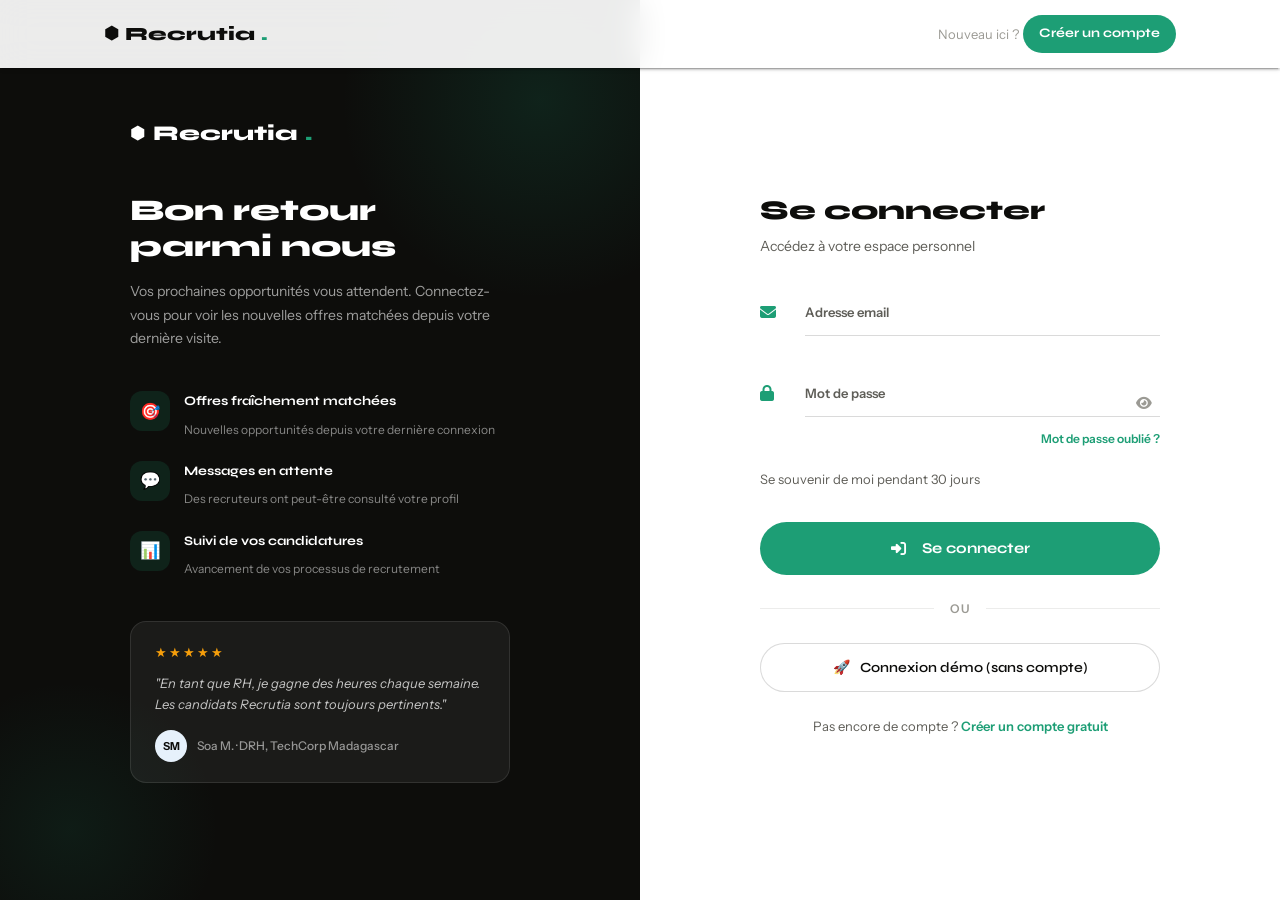
<file: frontend/pages/login.html>
<!DOCTYPE html>
<html lang="fr">

<head>
    <meta charset="UTF-8">
    <meta name="viewport" content="width=device-width, initial-scale=1.0">
    <title>Connexion — Recrutia</title>

    <!-- Materialize CSS -->
    <link rel="stylesheet" href="../materialize/css/materialize.min.css">

    <!-- FontAwesome -->
    <link rel="stylesheet" href="../fontawesome-free-6.5.1-web/css/all.min.css">

    <!-- Google Fonts -->
    <link rel="preconnect" href="https://fonts.googleapis.com">
    <link
        href="https://fonts.googleapis.com/css2?family=Syne:wght@700;800&family=Instrument+Sans:wght@400;500;600&display=swap"
        rel="stylesheet">

    <!-- CSS global Recrutia -->
    <link rel="stylesheet" href="../css/style.css">

    <!-- CSS page Login -->
    <link rel="stylesheet" href="../css/login.css">
</head>

<body>

    <!-- NAVBAR SIMPLIFIÉE -->
    <nav class="navbar" id="navbar">
        <div class="nav-container">

            <a href="index.html" class="nav-logo">
                <span class="logo-icon">⬢</span>
                Recrutia<span class="logo-accent">.</span>
            </a>

            <div class="nav-cta">
                <span style="font-size:13px; color:var(--text-muted);">Nouveau ici ?</span>
                <a href="inscription.html" class="btn-primary">Créer un compte</a>
            </div>

        </div>
    </nav>

    <!-- PAGE AUTH -->
    <div class="auth-page">
        <div class="auth-split">

            <!-- ===== GAUCHE — branding ===== -->
            <div class="auth-left">
                <div class="auth-left-content">

                    <div class="auth-brand">
                        <span class="logo-icon">⬢</span>
                        Recrutia<span class="logo-accent">.</span>
                    </div>

                    <h2>Bon retour parmi nous</h2>
                    <p>Vos prochaines opportunités vous attendent. Connectez-vous pour voir les nouvelles offres
                        matchées depuis votre dernière visite.</p>

                    <div class="auth-benefits">
                        <div class="benefit-item">
                            <div class="benefit-icon">🎯</div>
                            <div>
                                <strong>Offres fraîchement matchées</strong>
                                <span>Nouvelles opportunités depuis votre dernière connexion</span>
                            </div>
                        </div>
                        <div class="benefit-item">
                            <div class="benefit-icon">💬</div>
                            <div>
                                <strong>Messages en attente</strong>
                                <span>Des recruteurs ont peut-être consulté votre profil</span>
                            </div>
                        </div>
                        <div class="benefit-item">
                            <div class="benefit-icon">📊</div>
                            <div>
                                <strong>Suivi de vos candidatures</strong>
                                <span>Avancement de vos processus de recrutement</span>
                            </div>
                        </div>
                    </div>

                    <div class="auth-testimonial">
                        <div class="at-stars">★★★★★</div>
                        <p>"En tant que RH, je gagne des heures chaque semaine. Les candidats Recrutia sont toujours
                            pertinents."</p>
                        <div class="at-author">
                            <div class="at-avatar" style="background:#E6F1FB;">SM</div>
                            <span>Soa M. · DRH, TechCorp Madagascar</span>
                        </div>
                    </div>

                </div>
            </div>

            <!-- ===== DROITE — formulaire ===== -->
            <div class="auth-right">
                <div class="auth-form-container">

                    <h1>Se connecter</h1>
                    <p class="auth-subtitle">Accédez à votre espace personnel</p>

                    <!-- Alert -->
                    <div id="alertBox" class="alert"></div>

                    <form id="loginForm" novalidate>

                        <!-- Email -->
                        <div class="input-field">
                            <i class="fas fa-envelope prefix" style="font-size:16px; margin-top:14px;"></i>
                            <input id="email" type="email" autocomplete="email" required>
                            <label for="email">Adresse email</label>
                        </div>

                        <!-- Mot de passe -->
                        <div class="input-field password-field">
                            <i class="fas fa-lock prefix" style="font-size:16px; margin-top:14px;"></i>
                            <input id="password" type="password" autocomplete="current-password" required>
                            <label for="password">Mot de passe</label>
                            <button type="button" class="password-toggle" id="togglePassword"
                                aria-label="Voir le mot de passe">
                                <i class="fas fa-eye" id="eyeIcon"></i>
                            </button>
                        </div>

                        <!-- Mot de passe oublié -->
                        <a href="#" class="forgot-link" onclick="return false;">Mot de passe oublié ?</a>

                        <!-- Se souvenir -->
                        <label style="margin-bottom: 24px; display: flex; align-items: center;">
                            <input type="checkbox" id="rememberMe">
                            <span>Se souvenir de moi pendant 30 jours</span>
                        </label>

                        <!-- Submit -->
                        <button type="submit" class="btn-primary btn-submit" id="submitBtn">
                            <i class="fas fa-sign-in-alt" style="margin-right:8px;"></i>
                            Se connecter
                        </button>

                    </form>

                    <div class="auth-divider">ou</div>

                    <a href="#" class="social-btn" id="demoBtn">
                        <span>🚀</span> Connexion démo (sans compte)
                    </a>

                    <p class="auth-switch">
                        Pas encore de compte ? <a href="inscription.html">Créer un compte gratuit</a>
                    </p>

                </div>
            </div>

        </div>
    </div>

    <!-- Scripts -->
    <script src="https://code.jquery.com/jquery-3.7.1.min.js"></script>
    <script src="../materialize/js/materialize.min.js"></script>
    <script src="../js/login.js"></script>

</body>

</html>
</file>
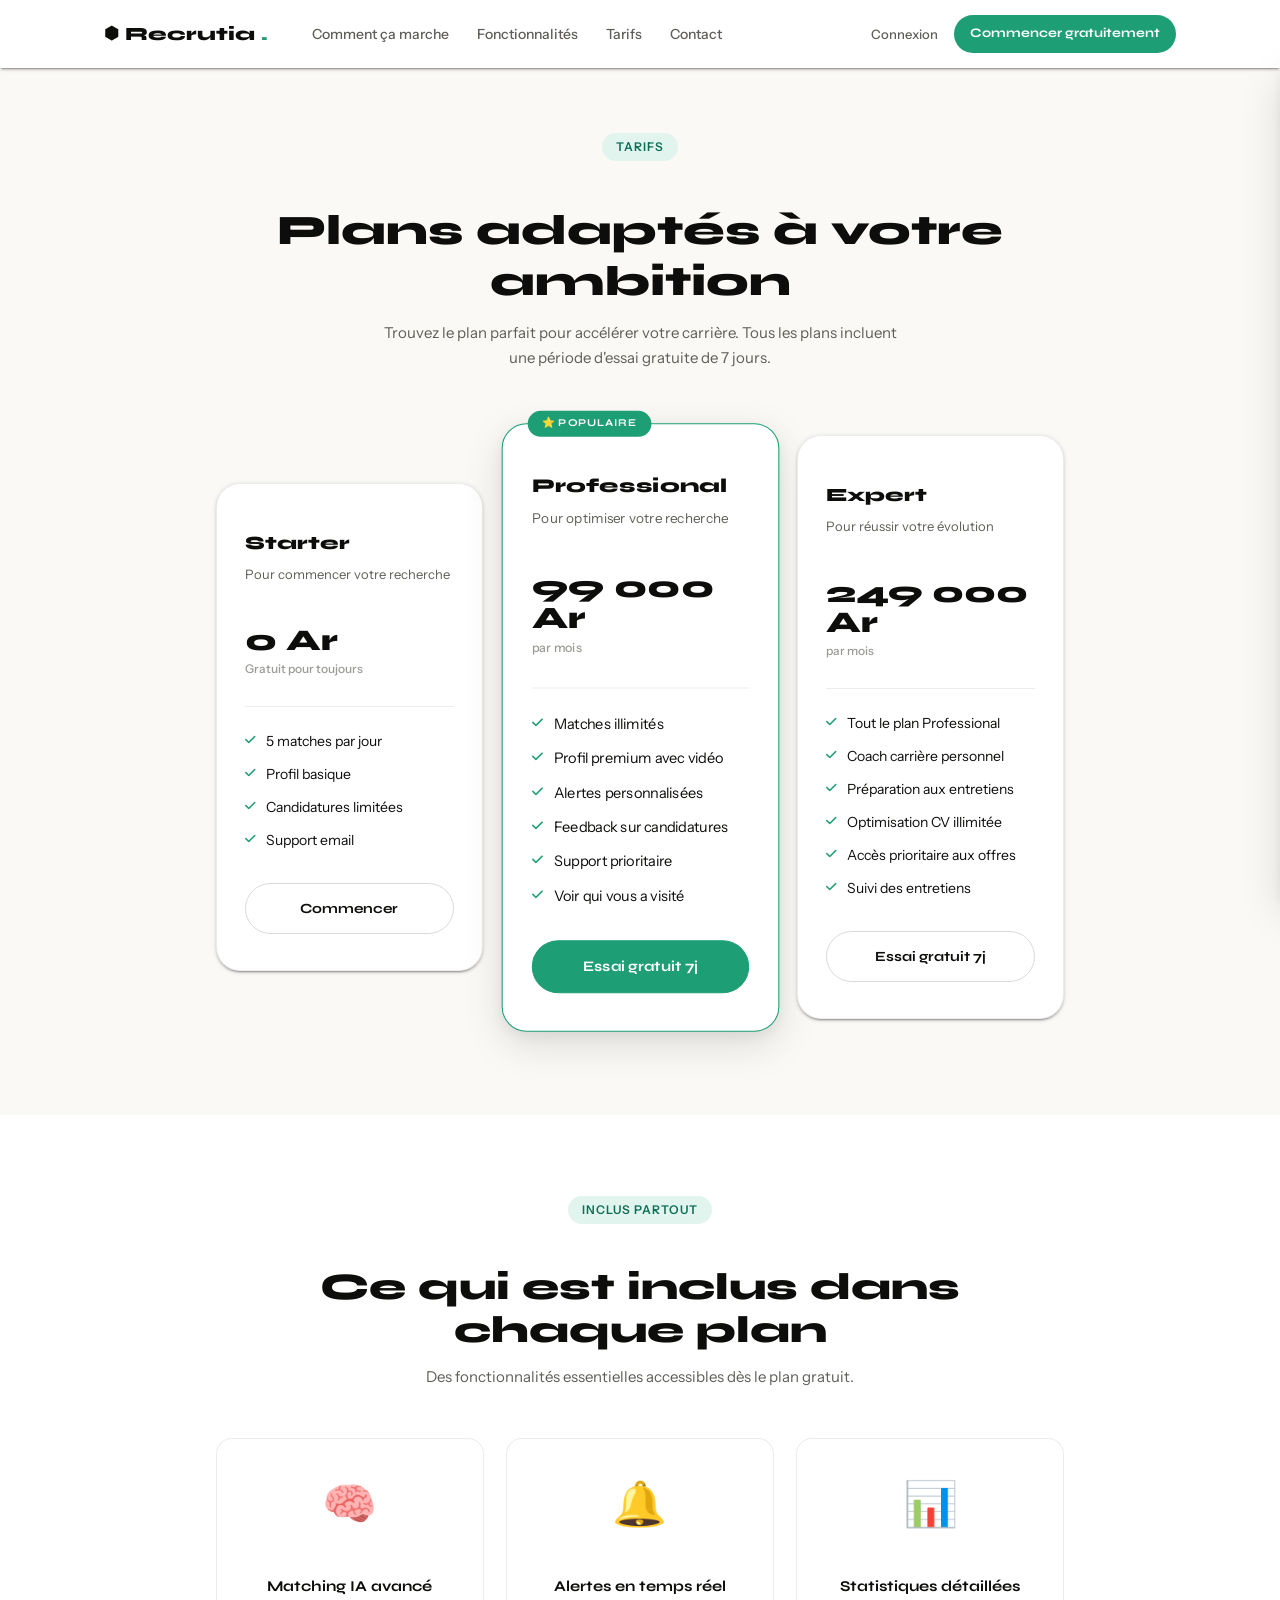
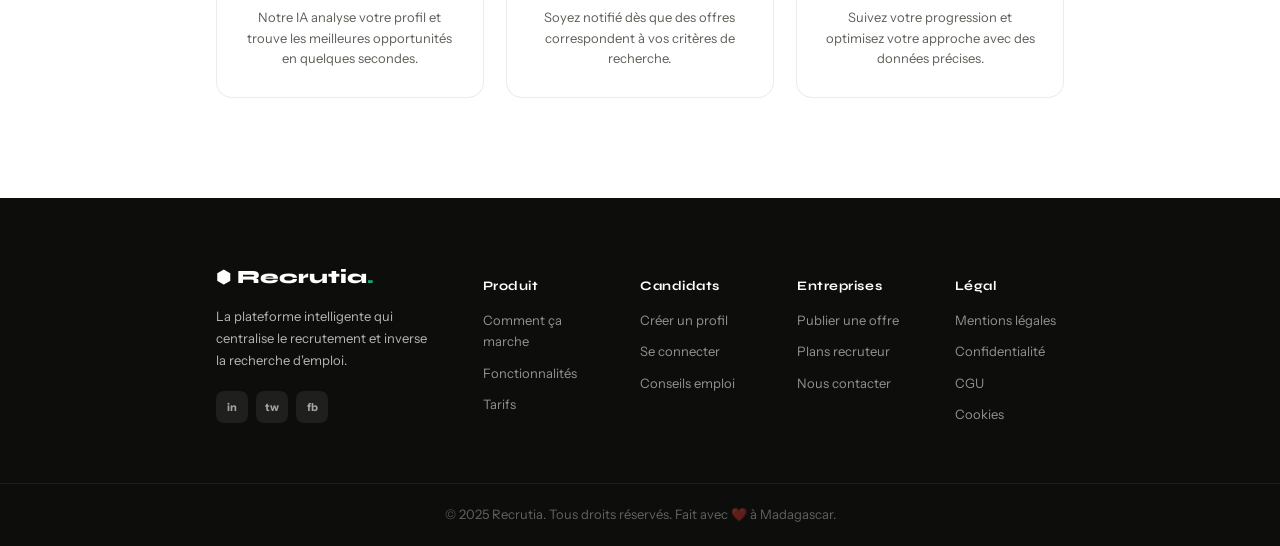
<file: frontend/pages/tarif.html>
<!DOCTYPE html>
<html lang="fr">

<head>
    <meta charset="UTF-8">
    <meta name="viewport" content="width=device-width, initial-scale=1.0">
    <title>Tarifs — Recrutia</title>

    <!-- Materialize CSS -->
    <link rel="stylesheet" href="../materialize/css/materialize.min.css">

    <!-- FontAwesome -->
    <link rel="stylesheet" href="../fontawesome-free-6.5.1-web/css/all.min.css">

    <!-- Google Fonts -->
    <link rel="preconnect" href="https://fonts.googleapis.com">
    <link
        href="https://fonts.googleapis.com/css2?family=Syne:wght@700;800&family=Instrument+Sans:wght@400;500;600&display=swap"
        rel="stylesheet">

    <!-- CSS global Recrutia -->
    <link rel="stylesheet" href="../css/style.css">

    <!-- CSS page Tarif -->
    <link rel="stylesheet" href="../css/tarif.css">
</head>

<body>

    <!-- NAVBAR -->
    <nav class="navbar" id="navbar">
        <div class="nav-container">

            <a href="index.html" class="nav-logo">
                <span class="logo-icon">⬢</span>
                Recrutia<span class="logo-accent">.</span>
            </a>

            <ul class="nav-links">
                <li><a href="index.html#fonctionnement">Comment ça marche</a></li>
                <li><a href="index.html#fonctionnalites">Fonctionnalités</a></li>
                <li><a href="tarif.html" class="active">Tarifs</a></li>
                <li><a href="contact.html">Contact</a></li>
            </ul>

            <div class="nav-cta">
                <a href="login.html" class="btn-ghost">Connexion</a>
                <a href="inscription.html" class="btn-primary">Commencer gratuitement</a>
            </div>

            <button class="nav-toggle" id="navToggle" aria-label="Ouvrir le menu" aria-expanded="false"
                aria-controls="navMobile">
                <span></span><span></span><span></span>
            </button>
        </div>

        <ul class="nav-mobile" id="navMobile">
            <li><a href="index.html">Accueil</a></li>
            <li><a href="index.html#fonctionnement">Comment ça marche</a></li>
            <li><a href="index.html#fonctionnalites">Fonctionnalités</a></li>
            <li><a href="tarif.html">Tarifs</a></li>
            <li><a href="contact.html">Contact</a></li>
            <li><a href="login.html" class="mobile-login">Connexion</a></li>
            <li><a href="inscription.html" class="btn-primary">Commencer gratuitement</a></li>
        </ul>
    </nav>

    <!-- PRICING SECTION -->
    <section class="pricing-section">
        <div class="container">

            <div class="pricing-header">
                <span class="section-tag">Tarifs</span>
                <h1>Plans adaptés à votre ambition</h1>
                <p>Trouvez le plan parfait pour accélérer votre carrière. Tous les plans incluent une période d'essai
                    gratuite de 7 jours.</p>
            </div>

            <div class="pricing-grid">

                <!-- Starter -->
                <div class="pricing-card z-depth-1">
                    <div class="pricing-name">Starter</div>
                    <p class="pricing-description">Pour commencer votre recherche</p>
                    <div class="pricing-price">0 Ar</div>
                    <div class="pricing-period">Gratuit pour toujours</div>
                    <div class="pricing-divider"></div>
                    <ul class="pricing-features">
                        <li class="pricing-feature"><i class="fas fa-check"></i> 5 matches par jour</li>
                        <li class="pricing-feature"><i class="fas fa-check"></i> Profil basique</li>
                        <li class="pricing-feature"><i class="fas fa-check"></i> Candidatures limitées</li>
                        <li class="pricing-feature"><i class="fas fa-check"></i> Support email</li>
                    </ul>
                    <a href="inscription.html" class="pricing-btn">Commencer</a>
                </div>

                <!-- Professional -->
                <div class="pricing-card popular z-depth-2">
                    <div class="pricing-badge">⭐ POPULAIRE</div>
                    <div class="pricing-name">Professional</div>
                    <p class="pricing-description">Pour optimiser votre recherche</p>
                    <div class="pricing-price">99 000 Ar</div>
                    <div class="pricing-period">par mois</div>
                    <div class="pricing-divider"></div>
                    <ul class="pricing-features">
                        <li class="pricing-feature"><i class="fas fa-check"></i> Matches illimités</li>
                        <li class="pricing-feature"><i class="fas fa-check"></i> Profil premium avec vidéo</li>
                        <li class="pricing-feature"><i class="fas fa-check"></i> Alertes personnalisées</li>
                        <li class="pricing-feature"><i class="fas fa-check"></i> Feedback sur candidatures</li>
                        <li class="pricing-feature"><i class="fas fa-check"></i> Support prioritaire</li>
                        <li class="pricing-feature"><i class="fas fa-check"></i> Voir qui vous a visité</li>
                    </ul>
                    <a href="inscription.html" class="pricing-btn">Essai gratuit 7j</a>
                </div>

                <!-- Expert -->
                <div class="pricing-card z-depth-1">
                    <div class="pricing-name">Expert</div>
                    <p class="pricing-description">Pour réussir votre évolution</p>
                    <div class="pricing-price">249 000 Ar</div>
                    <div class="pricing-period">par mois</div>
                    <div class="pricing-divider"></div>
                    <ul class="pricing-features">
                        <li class="pricing-feature"><i class="fas fa-check"></i> Tout le plan Professional</li>
                        <li class="pricing-feature"><i class="fas fa-check"></i> Coach carrière personnel</li>
                        <li class="pricing-feature"><i class="fas fa-check"></i> Préparation aux entretiens</li>
                        <li class="pricing-feature"><i class="fas fa-check"></i> Optimisation CV illimitée</li>
                        <li class="pricing-feature"><i class="fas fa-check"></i> Accès prioritaire aux offres</li>
                        <li class="pricing-feature"><i class="fas fa-check"></i> Suivi des entretiens</li>
                    </ul>
                    <a href="inscription.html" class="pricing-btn">Essai gratuit 7j</a>
                </div>

            </div>
        </div>
    </section>

    <!-- FEATURES INCLUSES -->
    <section class="pricing-features-section">
        <div class="container">
            <div class="section-header">
                <span class="section-tag">Inclus partout</span>
                <h2>Ce qui est inclus dans chaque plan</h2>
                <p>Des fonctionnalités essentielles accessibles dès le plan gratuit.</p>
            </div>
            <div class="row">
                <div class="col s12 m4">
                    <div class="feature-card">
                        <div class="feature-icon">🧠</div>
                        <h3>Matching IA avancé</h3>
                        <p>Notre IA analyse votre profil et trouve les meilleures opportunités en quelques secondes.</p>
                    </div>
                </div>
                <div class="col s12 m4">
                    <div class="feature-card">
                        <div class="feature-icon">🔔</div>
                        <h3>Alertes en temps réel</h3>
                        <p>Soyez notifié dès que des offres correspondent à vos critères de recherche.</p>
                    </div>
                </div>
                <div class="col s12 m4">
                    <div class="feature-card">
                        <div class="feature-icon">📊</div>
                        <h3>Statistiques détaillées</h3>
                        <p>Suivez votre progression et optimisez votre approche avec des données précises.</p>
                    </div>
                </div>
            </div>
        </div>
    </section>

    <!-- FOOTER -->
    <footer class="footer">
        <div class="container footer-grid">
            <div class="footer-brand">
                <a href="index.html" class="nav-logo">
                    <span class="logo-icon">⬢</span>
                    Recrutia<span class="logo-accent">.</span>
                </a>
                <p>La plateforme intelligente qui centralise le recrutement et inverse la recherche d'emploi.</p>
                <div class="social-links">
                    <a href="#" aria-label="LinkedIn">in</a>
                    <a href="#" aria-label="Twitter">tw</a>
                    <a href="#" aria-label="Facebook">fb</a>
                </div>
            </div>
            <div class="footer-col">
                <h4>Produit</h4>
                <a href="index.html#fonctionnement">Comment ça marche</a>
                <a href="index.html#fonctionnalites">Fonctionnalités</a>
                <a href="tarif.html">Tarifs</a>
            </div>
            <div class="footer-col">
                <h4>Candidats</h4>
                <a href="inscription.html">Créer un profil</a>
                <a href="login.html">Se connecter</a>
                <a href="#">Conseils emploi</a>
            </div>
            <div class="footer-col">
                <h4>Entreprises</h4>
                <a href="inscription.html?type=recruteur">Publier une offre</a>
                <a href="tarif.html">Plans recruteur</a>
                <a href="contact.html">Nous contacter</a>
            </div>
            <div class="footer-col">
                <h4>Légal</h4>
                <a href="#">Mentions légales</a>
                <a href="#">Confidentialité</a>
                <a href="#">CGU</a>
                <a href="#">Cookies</a>
            </div>
        </div>
        <div class="footer-bottom">
            <p>© 2025 Recrutia. Tous droits réservés. Fait avec ❤️ à Madagascar.</p>
        </div>
    </footer>

    <!-- Scripts -->
    <script src="https://code.jquery.com/jquery-3.7.1.min.js"></script>
    <script src="../materialize/js/materialize.min.js"></script>

    <script src="../js/tarif.js"></script>

</body>

</html>
</file>
<file: frontend/css/style.css>
/* ============================
   SMARTMATCH — Global Styles
   ============================ */

:root {
    --brand: #1D9E75;
    --brand-dark: #0F6E56;
    --brand-darker: #085041;
    --brand-light: #E1F5EE;
    --brand-mid: #5DCAA5;
    --accent: #FF6B35;
    --accent-light: #FFF0E9;

    --dark: #0D0D0B;
    --dark-2: #1A1A17;
    --dark-3: #2C2C28;
    --mid: #6B6B64;
    --light: #F4F3EE;
    --lighter: #FAF9F6;
    --white: #FFFFFF;

    --text-primary: #0D0D0B;
    --text-secondary: #5F5E58;
    --text-muted: #9B9A94;

    --border: rgba(13, 13, 11, 0.08);
    --border-strong: rgba(13, 13, 11, 0.15);

    --shadow-sm: 0 1px 3px rgba(0, 0, 0, 0.06), 0 1px 2px rgba(0, 0, 0, 0.04);
    --shadow-md: 0 4px 16px rgba(0, 0, 0, 0.08), 0 2px 6px rgba(0, 0, 0, 0.05);
    --shadow-lg: 0 12px 40px rgba(0, 0, 0, 0.12), 0 4px 12px rgba(0, 0, 0, 0.06);

    --radius-sm: 8px;
    --radius-md: 12px;
    --radius-lg: 16px;
    --radius-xl: 24px;
    --radius-full: 9999px;

    --font-display: 'Syne', sans-serif;
    --font-body: 'Instrument Sans', sans-serif;

    --nav-h: 68px;
    --container: 1120px;
    --transition: 0.22s cubic-bezier(0.4, 0, 0.2, 1);
}

*,
*::before,
*::after {
    box-sizing: border-box;
    margin: 0;
    padding: 0;
}

html {
    scroll-behavior: smooth;
}

body {
    font-family: var(--font-body);
    font-size: 16px;
    line-height: 1.65;
    color: var(--text-primary);
    background: var(--white);
    -webkit-font-smoothing: antialiased;
    overflow-x: hidden;
}

/* CONTAINER */
.container {
    max-width: var(--container);
    margin: 0 auto;
    padding: 0 24px;
}

/* BUTTONS */
.btn-primary {
    display: inline-flex;
    align-items: center;
    gap: 8px;
    background: var(--brand);
    color: var(--white);
    font-family: var(--font-display);
    font-weight: 700;
    border-radius: var(--radius-full);
    border: none;
    cursor: pointer;
    text-decoration: none;
    transition: background var(--transition), transform var(--transition), box-shadow var(--transition);
    white-space: nowrap;
}

.btn-primary:hover {
    background: var(--brand-dark);
    transform: translateY(-1px);
    box-shadow: 0 6px 20px rgba(29, 158, 117, 0.35);
}

.btn-primary:active {
    transform: scale(0.98);
}

.nav-cta .btn-primary {
    height: 38px;
    padding: 0 18px;
    font-size: 13px;
    line-height: 1;
}

.btn-primary.btn-lg {
    font-size: 15px;
    padding: 14px 32px;
}

.btn-secondary {
    display: inline-flex;
    align-items: center;
    gap: 8px;
    background: transparent;
    color: var(--text-primary);
    font-family: var(--font-display);
    font-size: 14px;
    font-weight: 600;
    padding: 11px 24px;
    border-radius: var(--radius-full);
    border: 1.5px solid var(--border-strong);
    cursor: pointer;
    text-decoration: none;
    transition: all var(--transition);
    white-space: nowrap;
}

.btn-secondary:hover {
    border-color: var(--brand);
    color: var(--brand);
    background: var(--brand-light);
}

.btn-secondary.btn-lg {
    font-size: 15px;
    padding: 13px 30px;
}

.btn-ghost {
    display: inline-flex;
    align-items: center;
    color: var(--text-secondary);
    font-size: 14px;
    font-weight: 500;
    padding: 10px 16px;
    border-radius: var(--radius-full);
    border: none;
    background: transparent;
    cursor: pointer;
    text-decoration: none;
    transition: all var(--transition);
}

.btn-ghost:hover {
    color: var(--text-primary);
    background: var(--light);
}

.btn-ghost.btn-lg {
    font-size: 15px;
    padding: 13px 24px;
}

.btn-dark {
    display: inline-flex;
    align-items: center;
    gap: 8px;
    background: var(--dark);
    color: var(--white);
    font-family: var(--font-display);
    font-size: 14px;
    font-weight: 700;
    padding: 11px 24px;
    border-radius: var(--radius-full);
    border: none;
    cursor: pointer;
    text-decoration: none;
    transition: all var(--transition);
}

.btn-dark:hover {
    background: var(--dark-2);
    transform: translateY(-1px);
}

/* SECTION SHARED */
.section-header {
    text-align: center;
    margin-bottom: 56px;
}

.section-tag {
    display: inline-block;
    background: var(--brand-light);
    color: var(--brand-dark);
    font-size: 12px;
    font-weight: 600;
    letter-spacing: 0.08em;
    text-transform: uppercase;
    padding: 4px 14px;
    border-radius: var(--radius-full);
    margin-bottom: 14px;
}

.section-header h2 {
    font-family: var(--font-display);
    font-size: clamp(1.8rem, 3vw, 2.5rem);
    font-weight: 800;
    color: var(--text-primary);
    line-height: 1.15;
    margin-bottom: 14px;
}

.section-header p {
    font-size: 1rem;
    color: var(--text-secondary);
    max-width: 540px;
    margin: 0 auto;
}

/* NAVBAR */
.navbar {
    position: fixed;
    top: 0;
    left: 0;
    right: 0;
    z-index: 1000;
    height: var(--nav-h);
    background: rgba(255, 255, 255, 0.92);
    backdrop-filter: blur(16px);
    -webkit-backdrop-filter: blur(16px);
    border-bottom: 1px solid transparent;
    transition: border-color var(--transition), box-shadow var(--transition);
}

.navbar.scrolled {
    border-bottom-color: var(--border);
    box-shadow: var(--shadow-sm);
}

.nav-container {
    max-width: var(--container);
    margin: 0 auto;
    padding: 0 24px;
    height: 100%;
    display: flex;
    align-items: center;
    gap: 32px;
}

.nav-logo {
    font-family: var(--font-display);
    font-size: 1.25rem;
    font-weight: 800;
    color: var(--text-primary);
    text-decoration: none;
    display: flex;
    align-items: center;
    gap: 6px;
    flex-shrink: 0;
}

.logo-icon {
    font-size: 1.1rem;
}

.logo-accent {
    color: var(--brand);
}

.nav-links {
    display: flex;
    align-items: center;
    gap: 4px;
    list-style: none;
    flex: 1;
}

.nav-links a {
    font-size: 14px;
    font-weight: 500;
    color: var(--text-secondary);
    text-decoration: none;
    padding: 6px 12px;
    border-radius: var(--radius-full);
    transition: color var(--transition), background var(--transition);
}

.nav-links a:hover {
    color: var(--text-primary);
    background: var(--light);
}

.nav-cta {
    display: flex;
    align-items: center;
    gap: 4px;
    margin-left: auto;
}

.nav-cta .btn-primary {
    padding: 8px 16px;
    font-size: 13px;
}

.nav-cta .btn-ghost {
    padding: 8px 12px;
    font-size: 13px;
}

.nav-toggle {
    display: none;
    flex-direction: column;
    gap: 5px;
    background: none;
    border: none;
    cursor: pointer;
    padding: 4px;
    margin-left: auto;
}

.nav-toggle span {
    display: block;
    width: 22px;
    height: 2px;
    background: var(--text-primary);
    border-radius: 2px;
    transition: all var(--transition);
}

.nav-mobile {
    display: none;
    flex-direction: column;
    gap: 4px;
    padding: 12px 24px 20px;
    background: var(--white);
    border-top: 1px solid var(--border);
}

.nav-mobile {
    position: fixed;
    top: var(--nav-h);
    right: 0;
    width: min(300px, 80vw);
    height: calc(100vh - var(--nav-h));
    display: flex;
    flex-direction: column;
    gap: 4px;
    padding: 20px 24px;
    background: var(--white);
    box-shadow: var(--shadow-lg);
    list-style: none;
    transform: translateX(100%);
    transition: transform 0.3s cubic-bezier(0.4, 0, 0.2, 1);
    overflow-y: auto;
    z-index: 999;
}

.nav-mobile a {
    display: block;
    font-size: 15px;
    font-weight: 500;
    color: var(--text-primary);
    text-decoration: none;
    padding: 10px 4px;
    border-bottom: 1px solid var(--border);
}

.nav-mobile .mobile-login {
    color: var(--text-primary);
    font-weight: 600;
}

.nav-mobile .btn-primary {
    margin-top: 8px;
    justify-content: center;
}

/* FORM ELEMENTS */
.form-group {
    display: flex;
    flex-direction: column;
    gap: 6px;
    margin-bottom: 20px;
}

.form-group label {
    font-size: 13px;
    font-weight: 600;
    color: var(--text-primary);
}

.form-group input,
.form-group select,
.form-group textarea {
    width: 100%;
    padding: 12px 16px;
    font-family: var(--font-body);
    font-size: 14px;
    color: var(--text-primary);
    background: var(--white);
    border: 1.5px solid var(--border-strong);
    border-radius: var(--radius-md);
    outline: none;
    transition: border-color var(--transition), box-shadow var(--transition);
}

.form-group input:focus,
.form-group select:focus,
.form-group textarea:focus {
    border-color: var(--brand);
    box-shadow: 0 0 0 3px rgba(29, 158, 117, 0.12);
}

.form-group input::placeholder,
.form-group textarea::placeholder {
    color: var(--text-muted);
}

/* INPUT ROW */
.form-row {
    display: grid;
    grid-template-columns: 1fr 1fr;
    gap: 16px;
}

/* ALERT */
.alert {
    padding: 12px 16px;
    border-radius: var(--radius-md);
    font-size: 14px;
    margin-bottom: 20px;
    display: none;
}

.alert.show {
    display: block;
}

.alert-success {
    background: var(--brand-light);
    color: var(--brand-dark);
    border: 1px solid rgba(29, 158, 117, 0.2);
}

.alert-error {
    background: #FEE2E2;
    color: #991B1B;
    border: 1px solid rgba(153, 27, 27, 0.2);
}

/* TAGS */
.tag {
    display: inline-block;
    background: var(--light);
    color: var(--text-secondary);
    font-size: 11px;
    font-weight: 500;
    padding: 2px 8px;
    border-radius: var(--radius-full);
}

.tag-match {
    display: inline-block;
    background: var(--brand-light);
    color: var(--brand-dark);
    font-size: 11px;
    font-weight: 700;
    padding: 2px 8px;
    border-radius: var(--radius-full);
}

/* ANIMATION UTILITIES */
.fade-up {
    opacity: 0;
    transform: translateY(24px);
    transition: opacity 0.55s ease, transform 0.55s ease;
}

.fade-up.visible {
    opacity: 1;
    transform: translateY(0);
}

.delay-1 {
    transition-delay: 0.1s;
}

.delay-2 {
    transition-delay: 0.2s;
}

.delay-3 {
    transition-delay: 0.3s;
}

.delay-4 {
    transition-delay: 0.4s;
}

/* PAGE WRAPPER */
.page-wrapper {
    padding-top: var(--nav-h);
    min-height: 100vh;
}

/* FOOTER */
.footer {
    background: var(--dark);
    color: rgba(255, 255, 255, 0.7);
    padding: 64px 0 0;
}

.footer-grid {
    display: grid;
    grid-template-columns: 2fr 1fr 1fr 1fr 1fr;
    gap: 48px;
    padding-bottom: 48px;
}

.footer-brand .nav-logo {
    color: var(--white);
    margin-bottom: 12px;
    display: block;
}

.footer-brand p {
    font-size: 13px;
    line-height: 1.7;
    margin-bottom: 20px;
}

.social-links {
    display: flex;
    gap: 8px;
}

.social-links a {
    width: 32px;
    height: 32px;
    background: rgba(255, 255, 255, 0.08);
    color: rgba(255, 255, 255, 0.6);
    display: flex;
    align-items: center;
    justify-content: center;
    border-radius: var(--radius-sm);
    font-size: 11px;
    font-weight: 700;
    text-decoration: none;
    transition: all var(--transition);
}

.social-links a:hover {
    background: var(--brand);
    color: var(--white);
}

.footer-col h4 {
    font-family: var(--font-display);
    font-size: 13px;
    font-weight: 700;
    color: var(--white);
    margin-bottom: 16px;
    letter-spacing: 0.04em;
}

.footer-col a {
    display: block;
    color: rgba(255, 255, 255, 0.55);
    text-decoration: none;
    font-size: 13px;
    margin-bottom: 10px;
    transition: color var(--transition);
}

.footer-col a:hover {
    color: var(--white);
}

.footer-bottom {
    border-top: 1px solid rgba(255, 255, 255, 0.08);
    padding: 20px 0;
    text-align: center;
}

.footer-bottom p {
    font-size: 13px;
    color: rgba(255, 255, 255, 0.35);
}

/* ============================
   FEATURES SECTION — Grille de fonctionnalités 4 colonnes
   ============================ */

.features {
    padding: 80px 0;
    background: var(--white);
}

.features .row {
    margin: 40px -12px 0;
}

.features .col {
    padding: 0 12px;
    margin-bottom: 24px;
}

.feature-card {
    background: var(--white);
    padding: 28px 24px;
    border-radius: var(--radius-lg);
    border: 1px solid var(--border);
    text-align: center;
    transition: all var(--transition);
    display: flex;
    flex-direction: column;
    align-items: center;
    height: 100%;
    position: relative;
    overflow: hidden;
}

.feature-card::before {
    content: '';
    position: absolute;
    top: 0;
    left: 0;
    right: 0;
    height: 3px;
    background: var(--brand);
    transform: scaleX(0);
    transform-origin: left;
    transition: transform var(--transition);
}

.feature-card:hover {
    border-color: var(--brand);
    box-shadow: var(--shadow-md);
    transform: translateY(-4px);
}

.feature-card:hover::before {
    transform: scaleX(1);
}

.feature-icon {
    font-size: 44px;
    margin-bottom: 16px;
    display: block;
}

.feature-card h3 {
    font-family: var(--font-display);
    font-size: 15px;
    font-weight: 700;
    color: var(--text-primary);
    margin-bottom: 10px;
    line-height: 1.3;
}

.feature-card p {
    font-size: 13px;
    color: var(--text-secondary);
    line-height: 1.6;
    margin: 0;
    flex-grow: 1;
}

/* ============================
   DEMO SECTION — Dashboard mockup avec téléphone
   ============================ */

.demo-section {
    padding: 80px 0;
    background: var(--white);
}

.demo-section .row {
    align-items: center;
}

.demo-section .col {
    padding: 0 12px;
}

/* ≥993px = breakpoint "large" de Materialize : les 2 colonnes (l6 + l6)
   sont déjà côte à côte grâce au float de Materialize.
   On passe juste le .row en flex pour activer le centrage vertical
   et un espacement précis entre le texte et le mockup. */
@media only screen and (min-width: 993px) {
    .demo-section .row {
        display: flex;
        gap: 40px;
    }

    .demo-section .col {
        padding: 0;
    }
}

.demo-text h2 {
    font-family: var(--font-display);
    font-size: clamp(1.8rem, 3vw, 2.2rem);
    font-weight: 800;
    color: var(--text-primary);
    margin-bottom: 16px;
    line-height: 1.15;
}

.demo-text p {
    font-size: 1rem;
    color: var(--text-secondary);
    margin-bottom: 28px;
    line-height: 1.7;
}

.demo-points {
    list-style: none;
    margin: 0 0 32px;
    padding: 0;
}

.demo-points li {
    display: flex;
    align-items: flex-start;
    gap: 12px;
    margin-bottom: 16px;
    font-size: 14px;
    color: var(--text-primary);
}

.demo-points svg {
    width: 20px;
    height: 20px;
    color: var(--brand);
    flex-shrink: 0;
    margin-top: 2px;
    stroke-width: 2.5;
}

/* PHONE MOCKUP */
.phone-mockup {
    background: var(--white);
    border-radius: 32px;
    border: 8px solid var(--dark);
    box-shadow: 0 20px 60px rgba(0, 0, 0, 0.15);
    overflow: visible;
    width: 100%;
    max-width: 320px;
    margin: 0 auto;
    position: relative;
}

.phone-header {
    background: var(--brand);
    color: var(--white);
    padding: 12px 16px;
    font-size: 13px;
    font-weight: 600;
    display: flex;
    justify-content: space-between;
    align-items: center;
}

.phone-notif-dot {
    background: var(--accent);
    color: var(--white);
    width: 20px;
    height: 20px;
    border-radius: 50%;
    display: flex;
    align-items: center;
    justify-content: center;
    font-size: 10px;
    font-weight: 700;
    position: absolute;
    top: -2px;
    right: 8px;
    box-shadow: 0 2px 6px rgba(255, 107, 53, 0.4), 0 0 0 2px var(--white);
    border: 2px solid var(--white);
    z-index: 10;
    animation: pulse-notif 2s ease-in-out infinite;
}

@keyframes pulse-notif {

    0%,
    100% {
        box-shadow: 0 2px 6px rgba(255, 107, 53, 0.4), 0 0 0 2px var(--white);
    }

    50% {
        box-shadow: 0 2px 6px rgba(255, 107, 53, 0.6), 0 0 0 4px rgba(255, 107, 53, 0.2);
    }
}

.phone-body {
    padding: 16px 12px;
    height: 560px;
    overflow-y: auto;
    background: var(--lighter);
}

.phone-section-label {
    font-size: 12px;
    font-weight: 600;
    color: var(--text-muted);
    text-transform: uppercase;
    letter-spacing: 0.04em;
    margin: 0 0 12px;
    padding: 0 4px;
}

/* PHONE CARD */
.phone-card {
    background: var(--white);
    border-radius: 12px;
    padding: 12px;
    margin-bottom: 12px;
    display: flex;
    align-items: center;
    justify-content: space-between;
    border: 1px solid var(--border);
    transition: all var(--transition);
}

.phone-card.active-card {
    border-color: var(--brand);
    box-shadow: 0 4px 12px rgba(29, 158, 117, 0.15);
    background: rgba(29, 158, 117, 0.02);
}

.pc-left {
    display: flex;
    gap: 12px;
    flex: 1;
    min-width: 0;
}

.pc-logo {
    width: 40px;
    height: 40px;
    border-radius: 8px;
    display: flex;
    align-items: center;
    justify-content: center;
    font-size: 20px;
    flex-shrink: 0;
}

.pc-info {
    display: flex;
    flex-direction: column;
    gap: 4px;
    min-width: 0;
}

.pc-info strong {
    font-family: var(--font-display);
    font-size: 13px;
    font-weight: 700;
    color: var(--text-primary);
    display: block;
}

.pc-info>span {
    font-size: 11px;
    color: var(--text-secondary);
    display: block;
}

.pc-tags {
    display: flex;
    gap: 6px;
    flex-wrap: wrap;
    margin-top: 4px;
}

.pc-btn {
    padding: 6px 12px;
    background: var(--brand);
    color: var(--white);
    border: none;
    border-radius: var(--radius-full);
    font-size: 11px;
    font-weight: 600;
    cursor: pointer;
    flex-shrink: 0;
    transition: all var(--transition);
    font-family: var(--font-display);
}

.pc-btn:hover {
    background: var(--brand-dark);
    transform: scale(1.05);
}

.phone-card::-webkit-scrollbar {
    width: 4px;
}

.phone-card::-webkit-scrollbar-track {
    background: transparent;
}

.phone-card::-webkit-scrollbar-thumb {
    background: var(--mid);
    border-radius: 2px;
}

/* ============================
   HOW IT WORKS — Section 4 étapes
   ============================ */

.how-it-works {
    padding: 80px 0;
    background: var(--lighter);
}

.how-it-works .row {
    margin: 40px -12px 0;
}

.how-it-works .col {
    padding: 0 12px;
    margin-bottom: 24px;
}

.step-card {
    background: var(--white);
    padding: 32px 28px;
    border-radius: var(--radius-lg);
    border: 1px solid var(--border);
    text-align: center;
    transition: all var(--transition);
    display: flex;
    flex-direction: column;
    align-items: center;
    position: relative;
    overflow: hidden;
    height: 100%;
}

.step-card::before {
    content: attr(data-step);
    position: absolute;
    top: -30px;
    right: -10px;
    font-family: var(--font-display);
    font-size: 80px;
    font-weight: 800;
    color: rgba(29, 158, 117, 0.08);
    line-height: 1;
    pointer-events: none;
}

.step-card:hover {
    border-color: var(--brand);
    box-shadow: var(--shadow-md);
    transform: translateY(-4px);
}

.step-icon-wrap {
    width: 56px;
    height: 56px;
    background: var(--brand-light);
    border-radius: var(--radius-md);
    display: flex;
    align-items: center;
    justify-content: center;
    margin-bottom: 20px;
    transition: all var(--transition);
}

.step-card:hover .step-icon-wrap {
    background: var(--brand);
    transform: scale(1.08);
}

.step-icon {
    width: 28px;
    height: 28px;
    color: var(--brand);
    transition: color var(--transition);
}

.step-card:hover .step-icon {
    color: var(--white);
}

.step-card h3 {
    font-family: var(--font-display);
    font-size: 16px;
    font-weight: 700;
    color: var(--text-primary);
    margin-bottom: 12px;
    line-height: 1.3;
}

.step-card p {
    font-size: 14px;
    color: var(--text-secondary);
    line-height: 1.6;
    margin: 0;
}

/* ============================
   AJOUTS — Hero + Badge + Toggle animé
   ============================ */

/* HERO */
.hero {
    padding: calc(var(--nav-h) + 0px) 0 96px;
    text-align: center;
}

.hero-content {
    max-width: 720px;
    margin: 0 auto;
}

.hero h1 {
    font-family: var(--font-display);
    font-size: clamp(2.2rem, 5vw, 3.5rem);
    font-weight: 800;
    line-height: 1.1;
    color: var(--text-primary);
    margin-bottom: 20px;
}

.hero p {
    font-size: 1.125rem;
    color: var(--text-secondary);
    max-width: 560px;
    margin: 0 auto 32px;
}

.hero-cta {
    display: flex;
    justify-content: center;
    gap: 12px;
    flex-wrap: wrap;
}

/* BADGE — Plateforme intelligente */
.badge-smart {
    display: inline-flex;
    align-items: center;
    gap: 6px;
    background: var(--brand-light);
    color: var(--brand-darker);
    font-family: var(--font-display);
    font-size: 12px;
    font-weight: 600;
    letter-spacing: 0.04em;
    padding: 6px 16px 6px 12px;
    border-radius: var(--radius-full);
    margin-bottom: 20px;
}

.badge-smart.badge-solid {
    background: var(--brand);
    color: var(--white);
    font-weight: 700;
    box-shadow: 0 6px 20px rgba(29, 158, 117, 0.30);
}

.badge-smart.badge-outline {
    background: transparent;
    color: var(--text-primary);
    border: 1.5px solid var(--border-strong);
}

.badge-smart.badge-outline i {
    color: var(--brand);
}

/* HAMBURGER ANIMÉ (transforme les 3 barres en X) */
.nav-toggle.active span:nth-child(1) {
    transform: translateY(7px) rotate(45deg);
}

.nav-toggle.active span:nth-child(2) {
    opacity: 0;
}

.nav-toggle.active span:nth-child(3) {
    transform: translateY(-7px) rotate(-45deg);
}

/* RESPONSIVE */
@media (max-width: 1024px) {
    .footer-grid {
        grid-template-columns: 1fr 1fr;
        gap: 32px;
    }

    .footer-brand {
        grid-column: 1 / -1;
    }
}

@media (max-width: 768px) {

    .nav-links,
    .nav-cta {
        display: none;
    }

    .nav-toggle {
        display: flex;
    }

    .nav-mobile.open {
        display: flex;
    }

    .nav-mobile.open {
        transform: translateX(0);
    }

    .form-row {
        grid-template-columns: 1fr;
    }

    .hero {
        padding: calc(var(--nav-h) + 10px) 0 64px;
    }

    .how-it-works {
        padding: 60px 0;
    }

    .how-it-works .row {
        margin: 30px -8px 0;
    }

    .how-it-works .col {
        padding: 0 8px;
        margin-bottom: 16px;
    }

    .step-card {
        padding: 24px 20px;
    }

    .step-card::before {
        font-size: 60px;
        top: -20px;
        right: -5px;
    }
}

/* ============================
   RESPONSIVE — FONCTIONNALITÉS & DEMO
   Calé sur les breakpoints natifs de Materialize :
   small  ≤ 600px   (col s..)
   medium 601–992px (col m..)
   large  ≥ 993px   (col l..)
   Les classes col s12 m6 l3 / s12 m12 l6 déjà présentes dans le HTML
   gèrent seules le nombre de colonnes et l'empilement ; on ne fait
   ici que peaufiner les marges, tailles et espacements à chaque palier.
   ============================ */

/* MEDIUM et en dessous (≤992px) — tablette + mobile : 2 col. (m6) puis 1 col. (s12) */
@media only screen and (max-width: 992px) {

    /* FONCTIONNALITÉS */
    .features {
        padding: 60px 0;
    }

    .features .row {
        margin: 32px -8px 0;
    }

    .features .col {
        padding: 0 8px;
        margin-bottom: 16px;
    }

    .feature-card {
        padding: 22px 18px;
    }

    /* DEMO — Materialize empile déjà les col s12/m12 sous 993px,
       on espace verticalement les deux blocs empilés */
    .demo-section {
        padding: 60px 0;
    }

    .demo-section .col {
        padding: 0;
        margin-bottom: 32px;
    }

    .demo-section .col:last-child {
        margin-bottom: 0;
    }

    /* Centre le texte (titre, paragraphe, liste, bouton) au-dessus du phone en responsive */
    .demo-section .col:first-child {
        text-align: center;
    }

    .demo-points li {
        justify-content: center;
        text-align: left;
    }

    .demo-text h2 {
        font-size: clamp(1.5rem, 2.5vw, 1.8rem);
    }

    .phone-mockup {
        max-width: 320px;
    }
}

/* SMALL uniquement (≤600px) — mobile : 1 colonne (s12) */
@media only screen and (max-width: 600px) {

    /* FONCTIONNALITÉS */
    .feature-card {
        padding: 20px 16px;
    }

    .feature-icon {
        font-size: 36px;
        margin-bottom: 12px;
    }

    .feature-card h3 {
        font-size: 14px;
        margin-bottom: 8px;
    }

    .feature-card p {
        font-size: 12px;
        margin-bottom: 10px;
    }

    .feature-tag {
        font-size: 9px;
        padding: 3px 8px;
    }

    /* DEMO */
    .demo-section {
        padding: 48px 0;
    }

    .demo-points li {
        font-size: 13px;
    }

    .phone-mockup {
        max-width: 280px;
        border: 6px solid var(--dark);
    }

    .phone-body {
        height: 460px;
    }

    .demo-section .btn-primary.btn-lg {
        width: 100%;
        justify-content: center;
    }
}

@media (max-width: 640px) {
    .container {
        padding: 0 16px;
    }

    .footer-grid {
        grid-template-columns: 1fr;
    }
}

/* ============================
   DUAL CTA
   ============================ */
.dual-cta {
    padding: 80px 0;
    background: var(--lighter);
}

.dual-cta-row {
    margin-top: 0 !important;
}

.cta-card {
    background: var(--white);
    border-radius: var(--radius-xl);
    border: 1px solid var(--border);
    padding: 40px 36px;
    display: flex;
    flex-direction: column;
    align-items: flex-start;
    gap: 16px;
    height: 100%;
    transition: transform var(--transition), box-shadow var(--transition);
}

.cta-card:hover {
    transform: translateY(-4px);
}

.cta-emoji {
    font-size: 2.4rem;
    line-height: 1;
    display: block;
    margin-bottom: 4px;
}

.cta-card h3 {
    font-family: var(--font-display);
    font-size: 1.4rem;
    font-weight: 800;
    color: var(--text-primary);
    margin: 0;
    line-height: 1.2;
}

.cta-card p {
    font-size: 0.95rem;
    color: var(--text-secondary);
    line-height: 1.65;
    margin: 0;
}

.cta-list {
    list-style: none;
    padding: 0;
    margin: 0;
    display: flex;
    flex-direction: column;
    gap: 10px;
    flex: 1;
}

.cta-list li {
    display: flex;
    align-items: center;
    gap: 10px;
    font-size: 0.9rem;
    color: var(--text-secondary);
    font-weight: 500;
}

.cta-list li i {
    color: var(--brand);
    font-size: 13px;
    flex-shrink: 0;
}

/* Accent vert pour la carte candidat */
.cta-candidate {
    border-top: 3px solid var(--brand);
}

/* Accent sombre pour la carte recruteur */
.cta-recruiter {
    border-top: 3px solid var(--dark);
}

.cta-recruiter .cta-list li i {
    color: var(--dark);
}

/* Responsive */
@media only screen and (max-width: 600px) {
    .dual-cta {
        padding: 52px 0;
    }

    .cta-card {
        padding: 28px 22px;
        margin-bottom: 20px;
    }

    .cta-card h3 {
        font-size: 1.2rem;
    }
}

/* ============================
   FAQ — Collapsible Materialize
   ============================ */
.faq {
    padding: 80px 0;
    background: var(--white);
}

.faq-container {
    max-width: 720px;
}

.faq-list {
    border: none !important;
    box-shadow: none !important;
}

.faq-list li {
    border: 1px solid var(--border) !important;
    border-radius: var(--radius-md) !important;
    margin-bottom: 12px !important;
    overflow: hidden;
}

.faq-q {
    display: flex !important;
    justify-content: space-between !important;
    align-items: center !important;
    padding: 20px 24px !important;
    background: var(--white) !important;
    font-family: var(--font-display) !important;
    font-size: 15px !important;
    font-weight: 700 !important;
    color: var(--text-primary) !important;
    border-bottom: none !important;
    cursor: pointer;
    transition: background var(--transition) !important;
}

.faq-q:hover {
    background: var(--lighter) !important;
}

.faq-arrow {
    color: var(--brand);
    font-size: 13px;
    transition: transform var(--transition);
    flex-shrink: 0;
}

.faq-list li.active .faq-arrow {
    transform: rotate(180deg);
}

.faq-list li.active .faq-q {
    background: var(--brand-light) !important;
    color: var(--brand-dark) !important;
    border-bottom: 1px solid var(--border) !important;
}

.faq-a {
    background: var(--white) !important;
    padding: 0 !important;
}

.faq-a p {
    font-size: 14px;
    color: var(--text-secondary);
    line-height: 1.7;
    padding: 20px 24px;
    margin: 0;
}

/* ============================
   FOOTER CTA
   ============================ */
.footer-cta {
    padding: 80px 0;
    background: var(--brand);
    text-align: center;
}

.footer-cta h2 {
    font-family: var(--font-display);
    font-size: clamp(1.8rem, 3vw, 2.4rem);
    font-weight: 800;
    color: var(--white);
    margin-bottom: 14px;
    line-height: 1.2;
}

.footer-cta p {
    font-size: 1rem;
    color: rgba(255, 255, 255, 0.82);
    margin-bottom: 36px;
}

.footer-cta-btns {
    display: flex;
    justify-content: center;
    gap: 12px;
    flex-wrap: wrap;
}

.footer-cta .btn-primary {
    background: var(--white);
    color: var(--brand-dark);
}

.footer-cta .btn-primary:hover {
    background: var(--lighter);
    box-shadow: 0 6px 20px rgba(0, 0, 0, 0.15);
}

.footer-cta .btn-ghost {
    color: rgba(255, 255, 255, 0.9);
    border: 1.5px solid rgba(255, 255, 255, 0.4);
}

.footer-cta .btn-ghost:hover {
    background: rgba(255, 255, 255, 0.12);
    color: var(--white);
}

/* Responsive FAQ */
@media only screen and (max-width: 600px) {
    .faq {
        padding: 52px 0;
    }

    .faq-q {
        font-size: 14px !important;
        padding: 16px 18px !important;
    }

    .faq-a p {
        padding: 16px 18px;
        font-size: 13px;
    }

    .footer-cta {
        padding: 56px 0;
    }
}
</file>
<file: frontend/css/contact.css>
/* ==============================
   CONTACT PAGE — contact.css
   ============================== */

.contact-section {
    padding: calc(var(--nav-h) + 64px) 0 96px;
    background: var(--white);
    min-height: 100vh;
}

.contact-header {
    text-align: center;
    margin-bottom: 64px;
}

.contact-header h1 {
    font-family: var(--font-display);
    font-size: clamp(1.8rem, 4vw, 2.8rem);
    font-weight: 800;
    color: var(--text-primary);
    margin-bottom: 14px;
    line-height: 1.2;
}

.contact-header p {
    font-size: 1rem;
    color: var(--text-secondary);
    max-width: 520px;
    margin: 0 auto;
    line-height: 1.65;
}

/* GRILLE CONTACT */
.contact-grid {
    display: grid;
    grid-template-columns: 1fr 1.4fr;
    gap: 56px;
    align-items: start;
}

/* INFO SIDE */
.contact-info {
    display: flex;
    flex-direction: column;
    gap: 28px;
}

.contact-item {
    display: flex;
    gap: 16px;
    align-items: flex-start;
}

.contact-icon {
    width: 44px;
    height: 44px;
    background: var(--brand-light);
    border-radius: var(--radius-md);
    display: flex;
    align-items: center;
    justify-content: center;
    font-size: 1.2rem;
    flex-shrink: 0;
}

.contact-item-body h4 {
    font-family: var(--font-display);
    font-size: 15px;
    font-weight: 700;
    color: var(--text-primary);
    margin: 0 0 4px;
}

.contact-item-body p {
    font-size: 13px;
    color: var(--text-secondary);
    margin: 0;
    line-height: 1.6;
}

.contact-item-body a {
    color: var(--brand);
    text-decoration: none;
    font-weight: 600;
    font-size: 13px;
    transition: color var(--transition);
}

.contact-item-body a:hover {
    color: var(--brand-dark);
}

/* FORM SIDE */
.contact-form-card {
    background: var(--lighter);
    border: 1px solid var(--border);
    border-radius: var(--radius-xl);
    padding: 40px 36px;
}

.contact-form-card h3 {
    font-family: var(--font-display);
    font-size: 1.3rem;
    font-weight: 800;
    color: var(--text-primary);
    margin-bottom: 28px;
}

/* Surcharge Materialize — inputs */
.contact-form-card .input-field input,
.contact-form-card .input-field textarea,
.contact-form-card .input-field select {
    font-family: var(--font-body) !important;
    font-size: 14px !important;
    color: var(--text-primary) !important;
    border-bottom: 1.5px solid var(--border-strong) !important;
    box-shadow: none !important;
}

.contact-form-card .input-field input:focus,
.contact-form-card .input-field textarea:focus,
.contact-form-card .input-field select:focus {
    border-bottom-color: var(--brand) !important;
    box-shadow: 0 1px 0 0 var(--brand) !important;
}

.contact-form-card .input-field label {
    font-family: var(--font-body) !important;
    font-size: 13px !important;
    font-weight: 600 !important;
    color: var(--text-secondary) !important;
}

.contact-form-card .input-field label.active {
    color: var(--brand) !important;
}

.contact-form-card .input-field .prefix {
    color: var(--brand) !important;
}

.contact-form-card textarea.materialize-textarea {
    min-height: 120px !important;
}

/* Dropdown select */
.contact-form-card .select-wrapper input.select-dropdown {
    font-size: 14px !important;
    color: var(--text-primary) !important;
}

/* Bouton submit */
.btn-submit {
    width: 100%;
    justify-content: center;
    padding: 14px 32px;
    font-size: 15px;
    margin-top: 8px;
}

/* Message succès */
.contact-success {
    display: none;
    background: var(--brand-light);
    border: 1px solid rgba(29, 158, 117, 0.25);
    color: var(--brand-dark);
    padding: 16px 20px;
    border-radius: var(--radius-md);
    font-size: 14px;
    font-weight: 500;
    text-align: center;
    margin-top: 16px;
}

.contact-success.show {
    display: block;
}

/* ==============================
   RESPONSIVE
   ============================== */
@media only screen and (max-width: 992px) {
    .contact-grid {
        grid-template-columns: 1fr;
        gap: 40px;
    }

    .contact-form-card {
        padding: 28px 24px;
    }
}

@media only screen and (max-width: 600px) {
    .contact-section {
        padding: calc(var(--nav-h) + 40px) 0 64px;
    }

    .contact-header {
        margin-bottom: 40px;
    }
}
</file>
<file: frontend/css/login.css>
/* ==============================
   LOGIN PAGE — login.css
   ============================== */

/* LAYOUT SPLIT */
.auth-page {
    min-height: 100vh;
    display: flex;
    flex-direction: column;
}

.auth-split {
    display: grid;
    grid-template-columns: 1fr 1fr;
    flex: 1;
    min-height: 100vh;
}

/* ==============================
   SIDE GAUCHE — branding
   ============================== */
.auth-left {
    background: var(--dark);
    display: flex;
    align-items: center;
    justify-content: center;
    padding: 64px 48px;
    position: relative;
    overflow: hidden;
}

/* Cercles décoratifs */
.auth-left::before,
.auth-left::after {
    content: '';
    position: absolute;
    border-radius: 50%;
    pointer-events: none;
}

.auth-left::before {
    width: 400px;
    height: 400px;
    background: radial-gradient(circle, rgba(29, 158, 117, 0.15) 0%, transparent 70%);
    top: -100px;
    right: -100px;
}

.auth-left::after {
    width: 300px;
    height: 300px;
    background: radial-gradient(circle, rgba(29, 158, 117, 0.1) 0%, transparent 70%);
    bottom: -80px;
    left: -80px;
}

.auth-left-content {
    position: relative;
    z-index: 1;
    max-width: 380px;
}

.auth-brand {
    font-family: var(--font-display);
    font-size: 1.4rem;
    font-weight: 800;
    color: var(--white);
    margin-bottom: 40px;
    display: flex;
    align-items: center;
    gap: 8px;
}

.auth-brand .logo-accent {
    color: var(--brand);
}

.auth-left-content h2 {
    font-family: var(--font-display);
    font-size: clamp(1.6rem, 2.5vw, 2rem);
    font-weight: 800;
    color: var(--white);
    line-height: 1.2;
    margin-bottom: 16px;
}

.auth-left-content>p {
    font-size: 14px;
    color: rgba(255, 255, 255, 0.6);
    line-height: 1.7;
    margin-bottom: 40px;
}

/* BENEFITS */
.auth-benefits {
    display: flex;
    flex-direction: column;
    gap: 20px;
    margin-bottom: 40px;
}

.benefit-item {
    display: flex;
    gap: 14px;
    align-items: flex-start;
}

.benefit-icon {
    width: 40px;
    height: 40px;
    background: rgba(29, 158, 117, 0.15);
    border-radius: var(--radius-md);
    display: flex;
    align-items: center;
    justify-content: center;
    font-size: 1.1rem;
    flex-shrink: 0;
}

.benefit-item strong {
    display: block;
    font-family: var(--font-display);
    font-size: 13px;
    font-weight: 700;
    color: var(--white);
    margin-bottom: 2px;
}

.benefit-item span {
    font-size: 12px;
    color: rgba(255, 255, 255, 0.5);
    line-height: 1.5;
}

/* TESTIMONIAL */
.auth-testimonial {
    background: rgba(255, 255, 255, 0.06);
    border: 1px solid rgba(255, 255, 255, 0.1);
    border-radius: var(--radius-lg);
    padding: 20px 24px;
}

.at-stars {
    color: #F59E0B;
    font-size: 13px;
    letter-spacing: 2px;
    margin-bottom: 10px;
}

.auth-testimonial p {
    font-size: 13px;
    color: rgba(255, 255, 255, 0.75);
    line-height: 1.65;
    font-style: italic;
    margin-bottom: 14px;
}

.at-author {
    display: flex;
    align-items: center;
    gap: 10px;
}

.at-avatar {
    width: 32px;
    height: 32px;
    border-radius: 50%;
    display: flex;
    align-items: center;
    justify-content: center;
    font-size: 11px;
    font-weight: 700;
    color: var(--dark);
    flex-shrink: 0;
}

.at-author span {
    font-size: 12px;
    color: rgba(255, 255, 255, 0.55);
    font-weight: 500;
}

/* ==============================
   SIDE DROITE — formulaire
   ============================== */
.auth-right {
    display: flex;
    align-items: center;
    justify-content: center;
    padding: 64px 48px;
    background: var(--white);
    overflow-y: auto;
}

.auth-form-container {
    width: 100%;
    max-width: 400px;
}

.auth-form-container h1 {
    font-family: var(--font-display);
    font-size: 1.8rem;
    font-weight: 800;
    color: var(--text-primary);
    margin-bottom: 8px;
    line-height: 1.2;
}

.auth-subtitle {
    font-size: 14px;
    color: var(--text-secondary);
    margin-bottom: 32px;
}

/* SURCHARGE MATERIALIZE — inputs */
.auth-form-container .input-field input {
    font-family: var(--font-body) !important;
    font-size: 14px !important;
    color: var(--text-primary) !important;
    border-bottom: 1.5px solid var(--border-strong) !important;
    box-shadow: none !important;
}

.auth-form-container .input-field input:focus {
    border-bottom-color: var(--brand) !important;
    box-shadow: 0 1px 0 0 var(--brand) !important;
}

.auth-form-container .input-field label {
    font-family: var(--font-body) !important;
    font-size: 13px !important;
    font-weight: 600 !important;
    color: var(--text-secondary) !important;
}

.auth-form-container .input-field label.active {
    color: var(--brand) !important;
}

.auth-form-container .input-field .prefix {
    color: var(--brand) !important;
}

/* Toggle mot de passe */
.password-toggle {
    position: absolute;
    right: 0;
    top: 50%;
    transform: translateY(-50%);
    background: none;
    border: none;
    cursor: pointer;
    color: var(--text-muted);
    padding: 4px 8px;
    font-size: 14px;
    transition: color var(--transition);
}

.password-toggle:hover {
    color: var(--text-primary);
}

.input-field.password-field {
    position: relative;
}

/* Lien mot de passe oublié */
.forgot-link {
    display: block;
    text-align: right;
    font-size: 12px;
    font-weight: 600;
    color: var(--brand);
    text-decoration: none;
    margin-top: -8px;
    margin-bottom: 20px;
    transition: color var(--transition);
}

.forgot-link:hover {
    color: var(--brand-dark);
}

/* Checkbox "se souvenir" */
.auth-form-container [type="checkbox"]:checked+span::before {
    border-right-color: var(--brand) !important;
    border-bottom-color: var(--brand) !important;
}

.auth-form-container [type="checkbox"]+span {
    font-size: 13px !important;
    color: var(--text-secondary) !important;
}

/* Bouton submit */
.btn-submit {
    width: 100%;
    justify-content: center;
    padding: 14px 32px;
    font-size: 15px;
    margin-top: 8px;
    border: none;
    cursor: pointer;
}

.btn-submit:disabled {
    opacity: 0.7;
    cursor: not-allowed;
    transform: none !important;
}

/* Divider "ou" */
.auth-divider {
    display: flex;
    align-items: center;
    gap: 16px;
    margin: 24px 0;
    font-size: 12px;
    font-weight: 600;
    color: var(--text-muted);
    text-transform: uppercase;
    letter-spacing: 0.08em;
}

.auth-divider::before,
.auth-divider::after {
    content: '';
    flex: 1;
    height: 1px;
    background: var(--border);
}

/* Bouton social / démo */
.social-btn {
    display: flex;
    align-items: center;
    justify-content: center;
    gap: 10px;
    width: 100%;
    padding: 12px 20px;
    border-radius: var(--radius-full);
    border: 1.5px solid var(--border-strong);
    background: var(--white);
    font-family: var(--font-display);
    font-size: 14px;
    font-weight: 600;
    color: var(--text-primary);
    text-decoration: none;
    cursor: pointer;
    transition: all var(--transition);
    margin-bottom: 24px;
}

.social-btn:hover {
    border-color: var(--brand);
    color: var(--brand);
    background: var(--brand-light);
}

/* Lien switch login/register */
.auth-switch {
    text-align: center;
    font-size: 13px;
    color: var(--text-secondary);
    margin: 0;
}

.auth-switch a {
    color: var(--brand);
    font-weight: 600;
    text-decoration: none;
    transition: color var(--transition);
}

.auth-switch a:hover {
    color: var(--brand-dark);
}

/* ==============================
   RESPONSIVE
   ============================== */
@media only screen and (max-width: 992px) {
    .auth-split {
        grid-template-columns: 1fr;
    }

    .auth-left {
        display: none;
    }

    .auth-right {
        padding: 48px 32px;
        min-height: 100vh;
    }
}

@media only screen and (max-width: 600px) {
    .auth-right {
        padding: 32px 20px;
    }

    .auth-form-container h1 {
        font-size: 1.5rem;
    }
}
</file>
<file: frontend/css/tarif.css>
/* ==============================
   TARIF PAGE — tarif.css
   ============================== */

.pricing-section {
    padding: calc(var(--nav-h) + 64px) 0 96px;
    background: var(--lighter);
    min-height: 100vh;
}

.pricing-header {
    text-align: center;
    margin-bottom: 64px;
}

.pricing-header h1 {
    font-family: var(--font-display);
    font-size: clamp(1.8rem, 4vw, 2.8rem);
    font-weight: 800;
    color: var(--text-primary);
    margin-bottom: 14px;
    line-height: 1.2;
}

.pricing-header p {
    font-size: 1rem;
    color: var(--text-secondary);
    max-width: 520px;
    margin: 0 auto;
    line-height: 1.65;
}

/* GRILLE CARDS */
.pricing-grid {
    display: grid;
    grid-template-columns: repeat(3, 1fr);
    gap: 24px;
    align-items: center;
}

/* CARD BASE */
.pricing-card {
    background: var(--white);
    border: 1.5px solid var(--border);
    border-radius: var(--radius-xl);
    padding: 36px 28px;
    display: flex;
    flex-direction: column;
    position: relative;
    transition: transform var(--transition), box-shadow var(--transition), border-color var(--transition);
}

.pricing-card:hover {
    border-color: var(--brand);
    box-shadow: var(--shadow-lg);
    transform: translateY(-6px);
}

/* CARD POPULAIRE */
.pricing-card.popular {
    border-color: var(--brand);
    box-shadow: var(--shadow-lg);
    transform: scale(1.04);
    background: var(--white);
}

.pricing-card.popular:hover {
    transform: scale(1.04) translateY(-6px);
}

/* BADGE POPULAIRE */
.pricing-badge {
    position: absolute;
    top: -13px;
    left: 24px;
    background: var(--brand);
    color: var(--white);
    font-family: var(--font-display);
    font-size: 10px;
    font-weight: 700;
    letter-spacing: 0.08em;
    padding: 4px 14px;
    border-radius: var(--radius-full);
}

/* EN-TÊTE CARD */
.pricing-name {
    font-family: var(--font-display);
    font-size: 1.25rem;
    font-weight: 800;
    color: var(--text-primary);
    margin: 8px 0 6px;
}

.pricing-description {
    font-size: 13px;
    color: var(--text-secondary);
    margin-bottom: 24px;
    line-height: 1.5;
    min-height: 36px;
}

/* PRIX */
.pricing-price {
    font-family: var(--font-display);
    font-size: 2rem;
    font-weight: 800;
    color: var(--text-primary);
    margin-bottom: 4px;
    line-height: 1;
}

.pricing-period {
    font-size: 12px;
    color: var(--text-muted);
    margin-bottom: 28px;
    font-weight: 500;
}

/* SÉPARATEUR */
.pricing-divider {
    height: 1px;
    background: var(--border);
    margin-bottom: 24px;
}

/* LISTE FEATURES */
.pricing-features {
    flex: 1;
    display: flex;
    flex-direction: column;
    gap: 12px;
    margin-bottom: 32px;
    list-style: none;
    padding: 0;
    margin-left: 0;
}

.pricing-feature {
    display: flex;
    align-items: flex-start;
    gap: 10px;
    font-size: 14px;
    color: var(--text-primary);
    line-height: 1.5;
}

.pricing-feature i {
    color: var(--brand);
    font-size: 12px;
    margin-top: 3px;
    flex-shrink: 0;
}

.pricing-card.popular .pricing-feature i {
    color: var(--brand);
}

/* BOUTON */
.pricing-btn {
    display: inline-flex;
    align-items: center;
    justify-content: center;
    width: 100%;
    padding: 13px 20px;
    border-radius: var(--radius-full);
    border: 1.5px solid var(--border-strong);
    font-family: var(--font-display);
    font-size: 14px;
    font-weight: 700;
    cursor: pointer;
    text-decoration: none;
    text-align: center;
    transition: all var(--transition);
    background: transparent;
    color: var(--text-primary);
}

.pricing-btn:hover {
    border-color: var(--brand);
    color: var(--brand);
    background: var(--brand-light);
}

.pricing-card.popular .pricing-btn {
    background: var(--brand);
    color: var(--white);
    border-color: var(--brand);
}

.pricing-card.popular .pricing-btn:hover {
    background: var(--brand-dark);
    border-color: var(--brand-dark);
    box-shadow: 0 6px 20px rgba(29, 158, 117, 0.35);
}

/* ==============================
   SECTION FEATURES INCLUSES
   ============================== */
.pricing-features-section {
    padding: 80px 0;
    background: var(--white);
}

.pricing-features-section .section-header {
    margin-bottom: 48px;
}

.pricing-features-section .feature-card {
    text-align: center;
}

/* ==============================
   RESPONSIVE
   ============================== */
@media only screen and (max-width: 992px) {
    .pricing-grid {
        grid-template-columns: 1fr;
        max-width: 420px;
        margin: 0 auto;
        gap: 32px;
    }

    .pricing-card.popular {
        transform: none;
        order: -1;
    }

    .pricing-card.popular:hover {
        transform: translateY(-6px);
    }

    .pricing-section {
        padding: calc(var(--nav-h) + 40px) 0 64px;
    }
}

@media only screen and (max-width: 600px) {
    .pricing-header {
        margin-bottom: 40px;
    }

    .pricing-card {
        padding: 28px 22px;
    }

    .pricing-price {
        font-size: 1.7rem;
    }

    .pricing-features-section {
        padding: 56px 0;
    }
}
</file>
